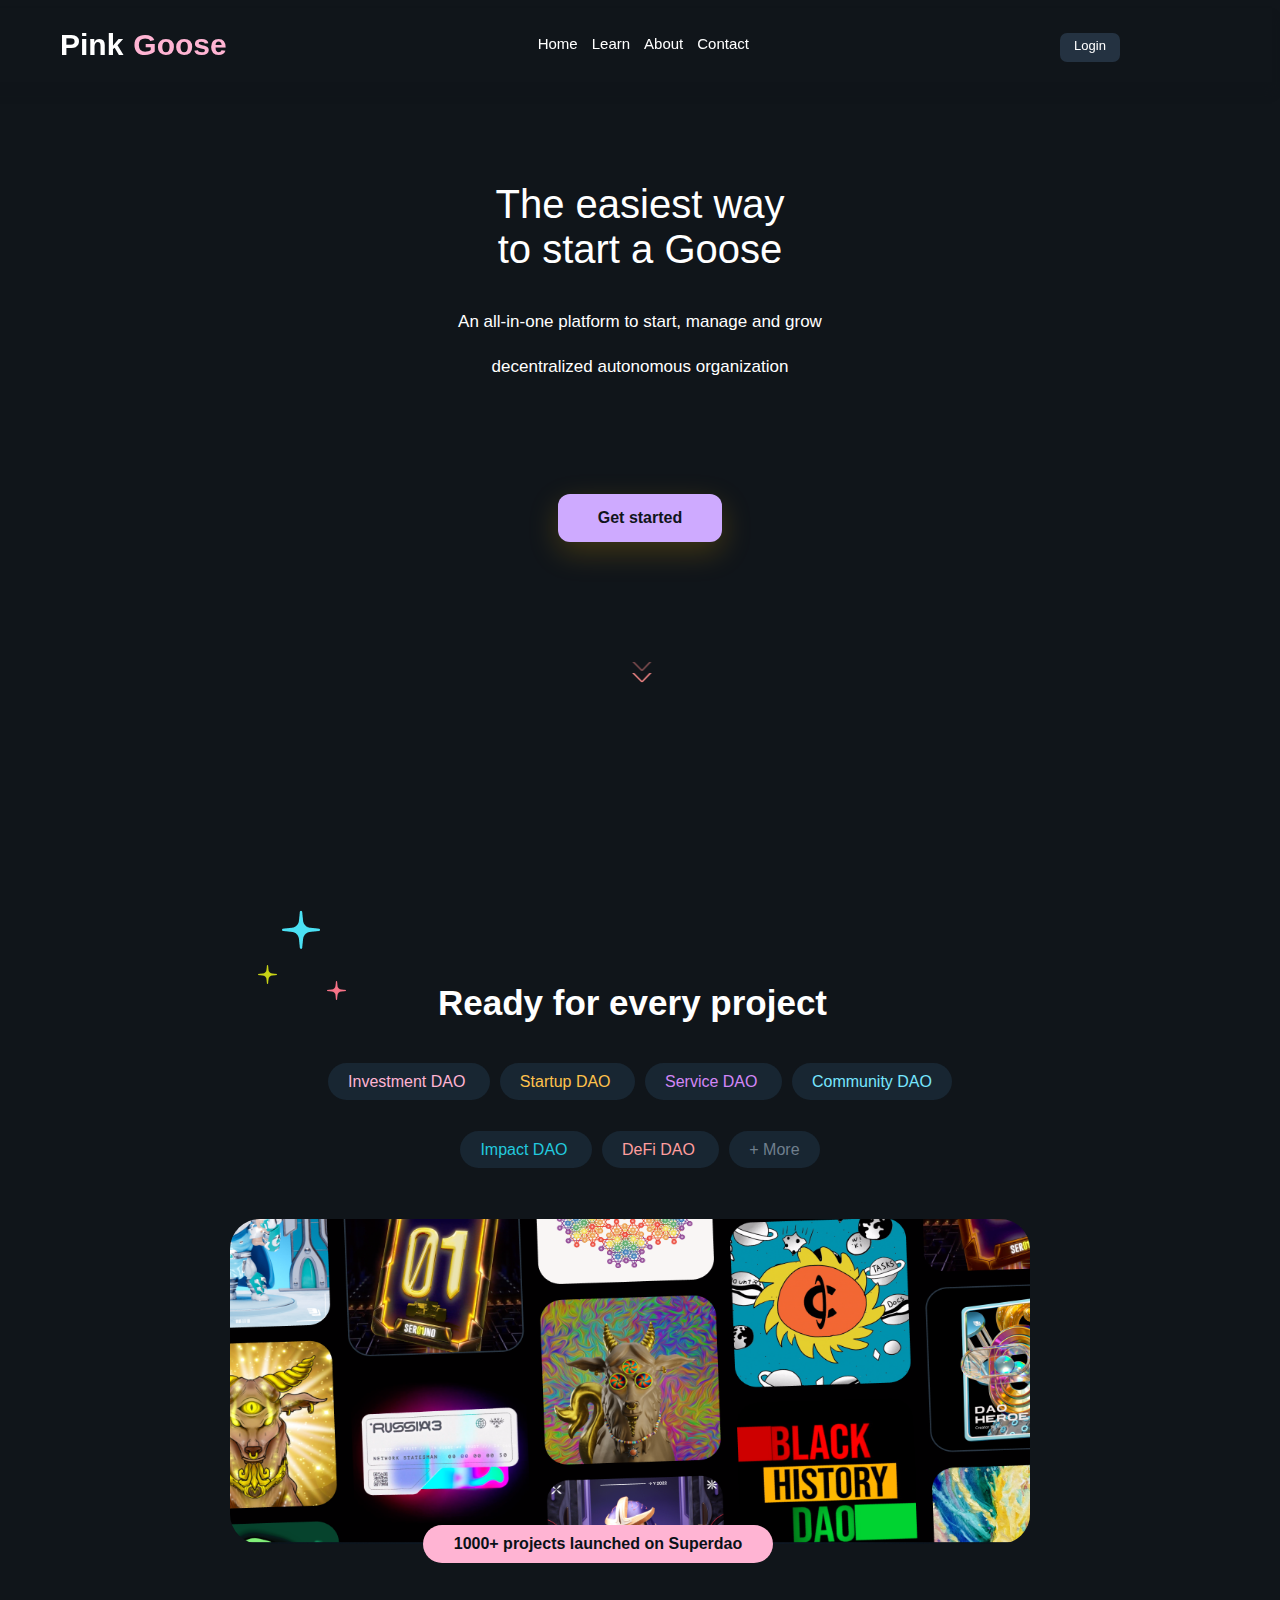
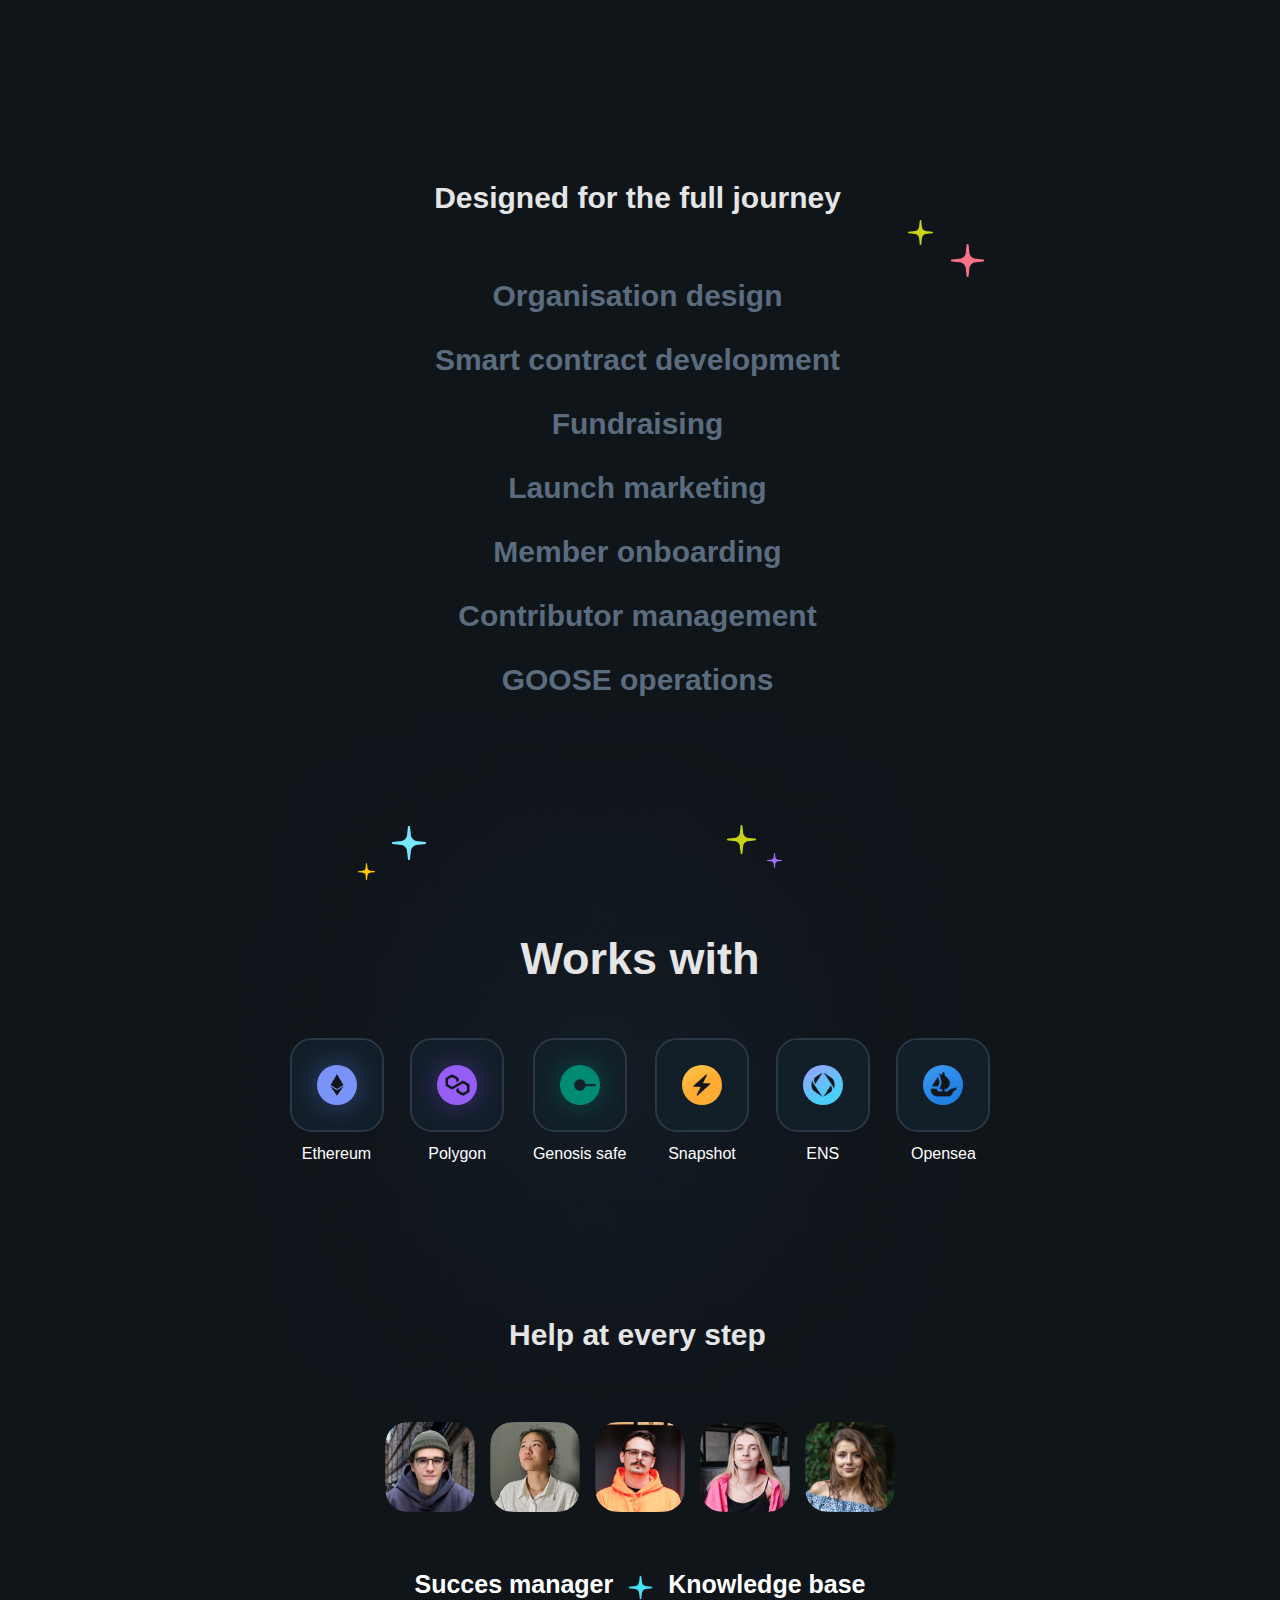
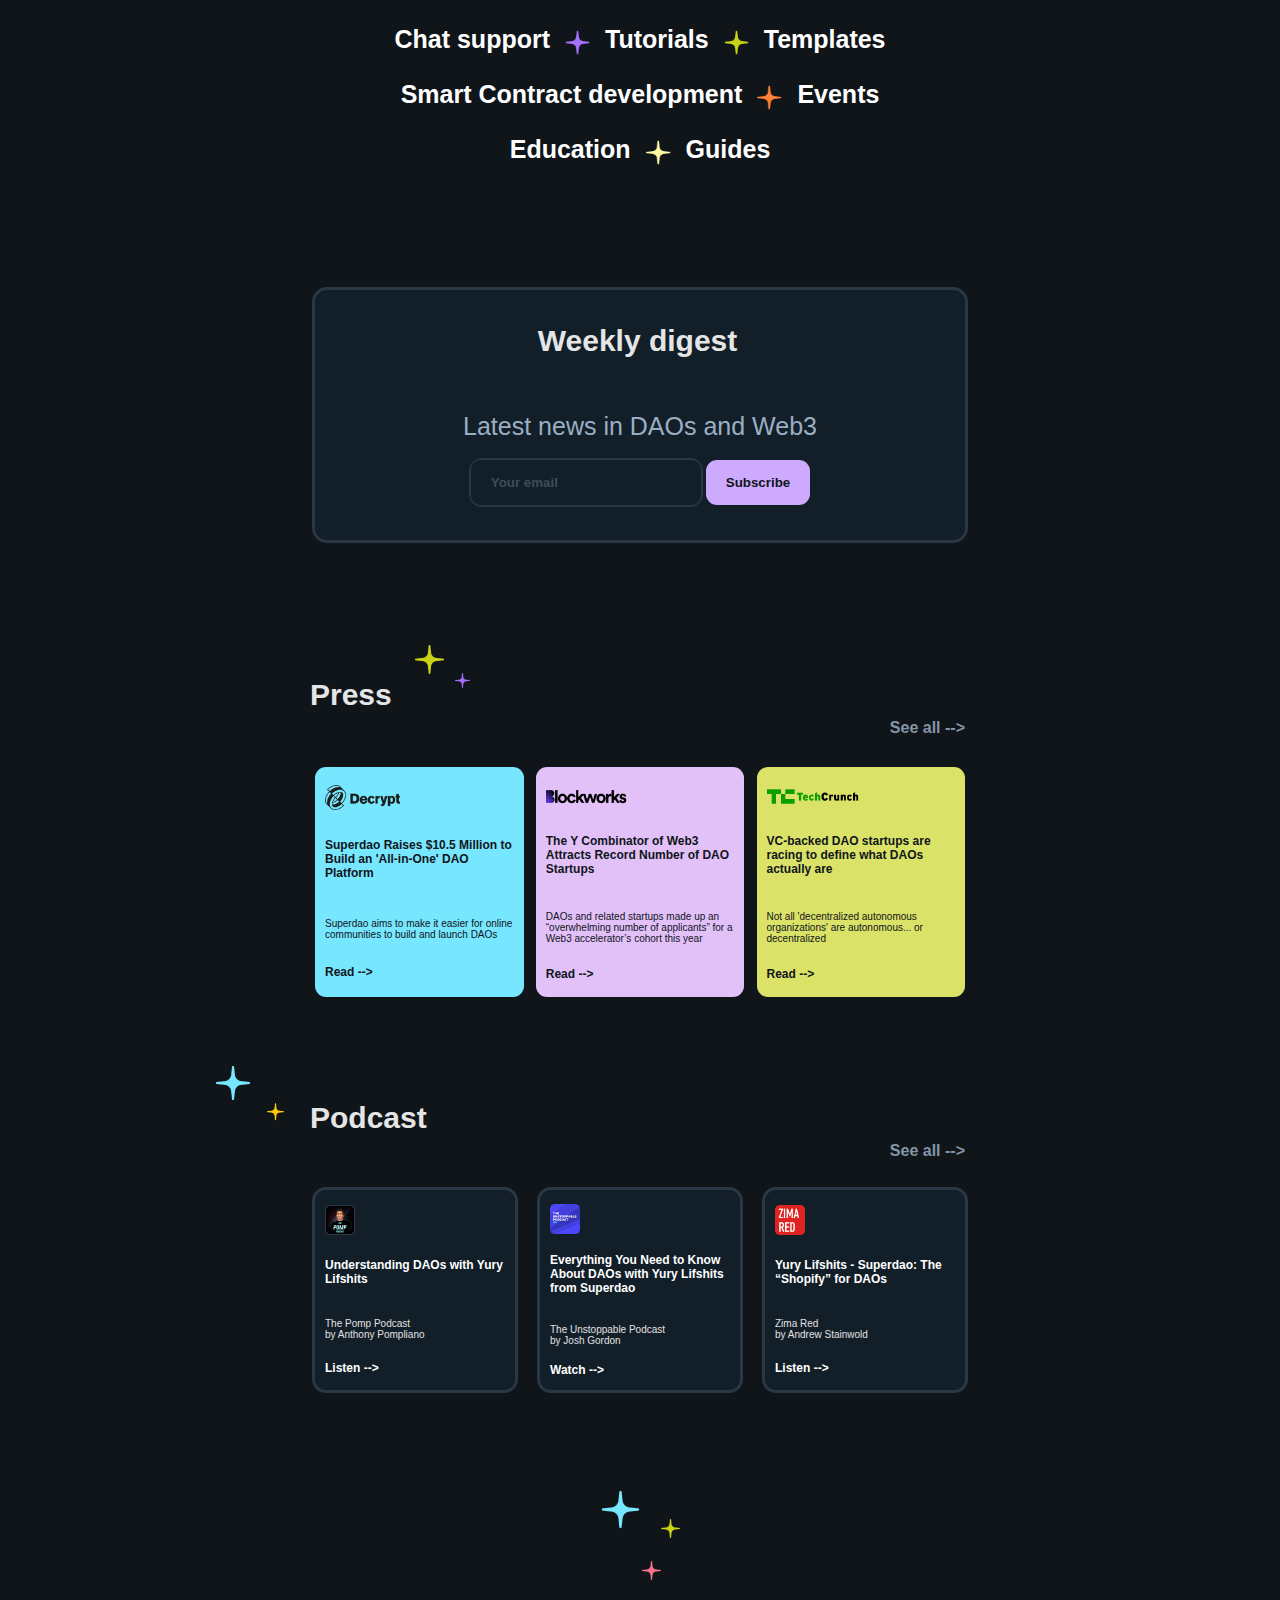
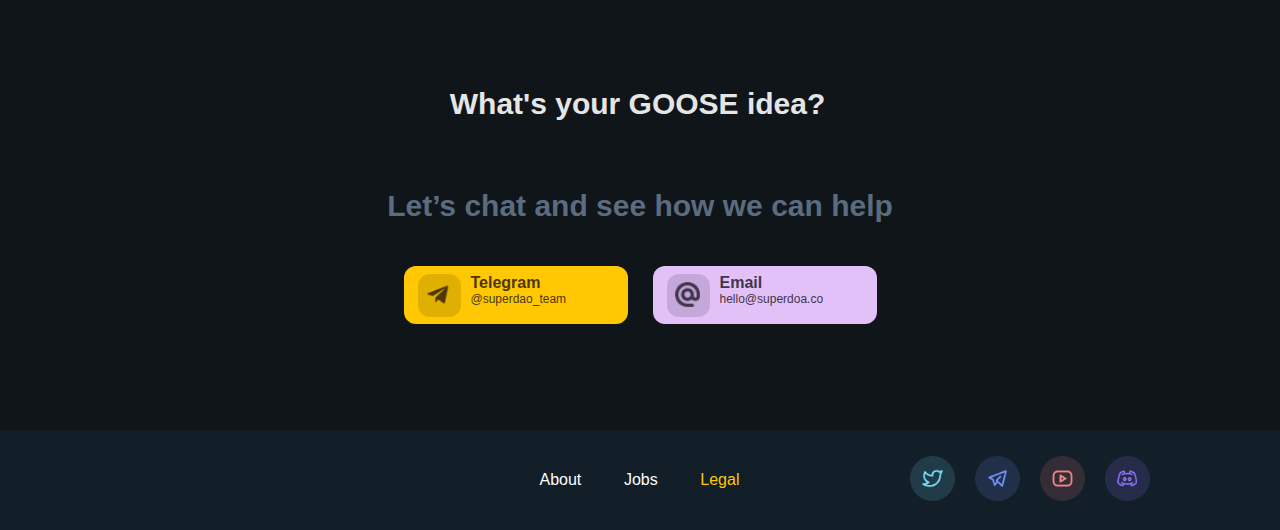
<file: PinkGoose/index.html>
<!DOCTYPE html>
<html lang="en">

<head>
    <meta charset="UTF-8">
    <meta name="viewport" content="width=device-width, initial-scale=1.0">
    <title>PinkGoose</title>
    <link rel="stylesheet" href="css/main.css">
</head>


<!--Mijn Code kan een beetje rommelig zijn, en ik ben niet echt vanplan om detailed Comments te geven
 want ik ben vanplan om de enige te zijn die van de code weet
 waardoor bedrijven meer moeite heeft om mij te vervangen-->

<body>

<!--hier is het de header-->
        <header class="header">
        
            <div class="title">
                <h1 class="pink">Pink</h1>
                <h1 class="goose">Goose</h1>
            </div>

            <nav class="links">
                <a  class="link" href="index.html" target="_self">Home</a>
                <a class="link" href="learn.html" target="_self">Learn</a>
                <a class="link" href="about.html" target="_self">About</a>
                <a class="link" href="contact.html" target="_self">Contact</a>
            </nav>

            <a href="https://rickroll.it/rickroll.mp4" target="_blank" class="login">Login</a>
        </header>
<!--hier is het de header-->


<div class="column-container"> <!--De column container is voor alle containers, hierdoor kan ik alles een goeie aftsand tussen elkaar geven-->

<div class="placeholder-container"> <!--De placeholder-container is niet een echte placeholder container ik kon gewoon een goeie naam vinden, ik gebruik het omdat ik de containers in een container kan zetten waardoor de Column container alles kan goed staplen op elkaar-->
        <div class="container-text">
            <p class="text">The easiest way<br>to start a Goose</p>
            <p class="text2">An all-in-one platform to start, manage and grow</p>
            <p class="text2">decentralized autonomous organization</p>
        </div>

<div class="align-center">
        <a href="about.html" class="get-started">Get started</a>
</div>
</div>



        <a href="#jump-here" class="pijlen">
            <div class="pijl">></div>
            <div>></div>
        </a>

<div   id="jump-here" ></div>

<div class="placeholder-container">
<div class="placeholder-container">
<div class="verstopt"> door Richard</div> <!--hier heb ik mijn naam geschreven-->


<div class="placeholder-container">
<img class="star1" src="Fotos/Star1.png" alt="Star1">
<h2 class="ready-project">Ready for every project</h2>
</div>
</div>

<div class="container-tags">
    <div class="tags1">
        Investment DAO
    </div>
       
    <div class="tags2">
        Startup DAO
    </div>

    <div class="tags3">
        Service DAO
    </div>
    
    <div class="tags4">
        Community DAO
    </div> 
    
</div>
    
<div class="container-tags">
    <div class="tags5">
        Impact DAO
    </div>

    <div class="tags6">
        DeFi DAO
    </div>

    <div class="tags7">
        + More
    </div>

</div>

<div class="photo-column">
    <div class="image-container">
        <img class="image"  src="Fotos/PinkGoose.png" alt="NFT"></div>

    <div class="image-tag">
    1000+ projects launched on Superdao
    </div>

</div>
</div>


<div class="placeholder-container">
<img class="star2" src="Fotos/Star2.png" alt="Star2">

    <div class="long-text">Designed for the full journey   
    <br><br>

        <p class="gray-text">Organisation design</p>
        
        <p class="gray-text">Smart contract development</p>
        
        <p class="gray-text">Fundraising </p>
        
        <p class="gray-text">Launch marketing </p>
        
        <p class="gray-text">Member onboarding</p>
        
        <p class="gray-text">Contributor management</p>
        
        <p class="gray-text">GOOSE operations</p>

        </div> 



</div>



<br>
<div class="works-container">

<div class="star-container">
    <img class="star3" src="Fotos/Star3.png" alt="Star3">
    <img class="star4" src="Fotos/Star4.png" alt="star4">
</div>

    <div class="works">
        <h2>Works with</h2>
    </div>
<br>
<img class="glow" src="Fotos/blur.png" alt="blue glow"> <!--hier heb ik een foto gerbuikt want ik wou een licht blauw gloei effect, ik kon de gloei effect niet krijgen met box-shadows want er komt dan een harde rand die geen goeie gradient is, vandaar de foto-->
    <div class="works-with-container">



        <div class="works-column">
                <div class="works-box">
                    <div class="works-circle ethereum-circle">
                        <img class="ethereum" src="Fotos/Ethereum (ETH).png" alt="ethereum">
                    </div>
                </div>
                <div class="works-name">
                    Ethereum
                </div>
        </div>

        <div class="works-column">
            <div class="works-box">
                <div class="works-circle polygon-circle">
                    <img class="polygon" src="Fotos/Polygon (MATIC).png" alt="polygon">
                </div>
            </div>
            <div class="works-name">
                Polygon
            </div>
    </div>

    <div class="works-column">
        <div class="works-box">
            <div class="works-circle gnosis-circle">
                <img class="gnosis" src="Fotos/Genosis.png" alt="genosis safe">
            </div>
        </div>
        <div class="works-name">
            Genosis safe
        </div>
    </div>
    <div class="works-column">
        <div class="works-box">
            <div class="works-circle snapshot-circle">
                <img class="snapshot" src="Fotos/Snapshot.png" alt="snapshot">
            </div>
        </div>
        <div class="works-name">
            Snapshot
        </div>
    </div>

    <div class="works-column">
        <div class="works-box">
            <div class="works-circle ens-circle">
                <img class="ens" src="Fotos/Ens.png" alt="ens">
            </div>
        </div>
        <div class="works-name">
            ENS
        </div>
    </div>

    <div class="works-column">
        <div class="works-box">
            <div class="works-circle  opensea-circle">
                <img class="opensea" src="Fotos/Opensea.png" alt="opensea">
            </div>
        </div>
        <div class="works-name">
            Opensea
        </div>
    </div>

    </div>
</div>

<div class="placeholder-container">
    <div class="help-container">
    <h2 class="long-text">Help at every step</h2>
    <div class="profile">

            <img class="profile-photo" src="Fotos/John.png" alt="John">
        


            <img class="profile-photo" src="Fotos/Jane.png" alt="Jane">



            <img class="profile-photo" src="Fotos/Hans.png" alt="Hans">


            <img class="profile-photo" src="Fotos/Jane2.png" alt="Jane2">


            <img class="profile-photo" src="Fotos/Jane3.png" alt="Jane3">
        
    </div>
    </div>

    <div class="info">

        <p class="row">
            Succes manager <img class="star" src="Fotos/StarBlue.png" alt="starblue"> Knowledge base
        </p>

    

        <p class="row">
            Chat support <img class="star" src="Fotos/StarPurple.png" alt="starpurple"> Tutorials <img class="star" src="Fotos/StarGreen.png" alt="stargreen"> Templates
        </p>

    

        <p class="row">
            Smart Contract development <img class="star" src="Fotos/StarOranje.png" alt="staroranje"> Events
        </p>

    

        <p class="row">
            Education <img class="star" src="Fotos/StarYellow.png" alt="staryellow"> Guides
        </p>


    </div>
</div>

<div class="align-center">
<div class="email-container">

    <div class="long-text">Weekly digest</div>
    <br>
    <div class="row-gray">Latest news in DAOs and Web3</div>



        <form class="your-mail">
        
            <input type="email" class="email"   placeholder="Your email">

            <button type="submit" class="submit">Subscribe</button>

        </form>

</div>
</div>

<div class="align-center">
<div class="press-container">

<img class="star4 second-star2" src="Fotos/Star4.png" alt="star4">

    <div class="press-text">
        <h2 class="long-text">Press</h2>
        <a href="#" class="see-all">See all  --></a>
    </div>

        <div class="container-companies">

            <div class="decrypt-container">

                    <img class="decrypt-logo" src="Fotos/Decrypt.png" alt="Decrypt">

                	<p class="black-bold-text">Superdao Raises $10.5 Million to Build an 'All-in-One' DAO Platform</p>
                    <p class="black-light-text">Superdao aims to make it easier for online communities to build and launch DAOs</p>

                    <a href="https://decrypt.co/91311/superdao-raises-10-5-million-all-in-one-dao-builder" target="_blank" class="black-bold-text">Read  --></a>
            </div>


            <div class="block-works-container">

                    <img class="block-works-logo" src="Fotos/BlockWorks.png" alt="BlockWOrks">

                    <p class="black-bold-text">The Y Combinator of Web3 Attracts Record Number of DAO Startups</p>
                    <p class="black-light-text">DAOs and related startups made up an “overwhelming number of applicants” for a Web3 accelerator’s cohort this year</p>

                    <a href="https://blockworks.co/news/the-y-combinator-of-web3-attracts-record-number-of-dao-startups" target="_blank" class="black-bold-text">Read  --></a>

            </div>


            <div class="tech-crunch-container">

                <img class="tech-crunch-logo" src="Fotos/TechCrunch.png" alt="TechCrunch">

                <p class="black-bold-text">VC-backed DAO startups are racing to define what DAOs actually are</p>
                <p class="black-light-text">Not all 'decentralized autonomous organizations' are autonomous... or decentralized</p>

                <a href="https://techcrunch.com/2022/02/01/vc-backed-dao-startups-are-racing-to-define-what-daos-actually-are/" target="_blank" class="black-bold-text">Read  --></a>

            </div>

        </div>

</div>
</div>

<div class="align-center">
<div class="podcast-container">

<img class="star3 mirrored-star3" src="Fotos/Star3.png" alt="star3">

    <div class="podcast-text">
        <h2 class="long-text">Podcast</h2>
        <a href="#" class="see-all">See all  --></a>

    </div>

<div class="contain-podcast">

    <div class="container-podcast">

            <div class="placeholder-podcast-container">

                <img class="photo-podcast" src="Fotos/ThePompPodcast.png" alt="ThePompPodcast">

                <p class="white-bold-text">Understanding DAOs with Yury Lifshits</p>
                <p class="white-light-text">The Pomp Podcast <br>by Anthony Pompliano</p>

                <a href="https://www.youtube.com/watch?v=Yy9WeC5vUYk" target="_blank" class="white-bold-text">Listen  --></a>

            </div>

    </div>

    <div class="container-podcast">

        <div class="placeholder-podcast-container">

            <img class="photo-podcast" src="Fotos/BluePodcast.png" alt="BluePodcast">

            <p class="white-bold-text">Everything You Need to Know About DAOs with Yury Lifshits from Superdao</p>
            <p class="white-light-text">The Unstoppable Podcast <br>by Josh Gordon</p>

            <a href="https://www.youtube.com/watch?v=nbOOaig7G_M" target="_blank" class="white-bold-text">Watch  --></a>

        </div>

    </div>

    <div class="containerPodcast">

        <div class="placeholder-podcast-container">

            <img class="photo-podcast" src="Fotos/RedPodcast.png" alt="RedPodcast">

            <p class="white-bold-text">Yury Lifshits - Superdao: The “Shopify” for DAOs</p>
            <p class="white-light-text">Zima Red <br>by Andrew Stainwold</p>

            <a href="https://open.spotify.com/episode/1NqxSQ7jYy365uYmxgE8XH?autoplay=true" target="_blank" class="white-bold-text">Listen  --></a>

        </div>

    </div>

</div>

</div>
</div>


<img class="star5" src="Fotos/Star5.png" alt="star5">

<div class="goose-idea">


        <h2 class="long-text">What's your GOOSE idea?</h2>
        <p class="large-gray">Let’s chat and see how we can help</p>

        <div class="goose-idea-container">

                <div class="telegram">
                    <div class="telegram-container">
                        <img class="telegram-logo" src="Fotos/Icon_telegram.png" alt="Telegram">
                    <div class="telegram-text-container">   
                        <div class="telegram-text">Telegram</div>
                        <div class="telegram-text light">@superdao_team</div>
                    </div>
                    </div>
                </div>

                
                <div class="super-email">
                    <div class="super-email-container">
                        <img class="super-email-logo" src="Fotos/Union.png" alt="Email">
                    <div class="super-email-text-container">   
                        <div class="super-email-text">Email</div>
                        <div class="super-email-text light">hello@superdoa.co</div>
                    </div>
                    </div>
                </div>

        </div>

</div>


<!--de footer-->
<footer class="footer-container">

    <div class="blankspace"></div>

    <div class="socials-container">
        <a href="about.html"  class="works-name">About</a>
        <a href="#"  class="works-name">Jobs</a>
        <a href="http://bettercallsaul.amc.com" target="_blank" class="works-name  yellow-text">Legal</a>
    </div>



    <div class="socials-container wider">
            <a href="https://x.com/elonmusk/status/1608143077910233098" target="_blank"><img class="social-image" src="Fotos/twitter.png" alt="twitter"></a>
            <a href="https://www.foldnfly.com/#/1-1-1-1-1-1-1-1-2" target="_blank"><img class="social-image" src="Fotos/Paperplane.png" alt="paperplane"></a>
            <a href="https://rickroll.it/rickroll.mp4" target="_blank"><img class="social-image" src="Fotos/Youtube.png" alt="youtube"></a>
            <a href="https://discord.com/invite/skibidi-toilet-community-1125820700503052398" target="_blank"><img class="social-image" src="Fotos/Discord.png" alt="discord"></a>
    </div>
</footer>
<!--de footer-->

</div>







</body>

</html>
</file>
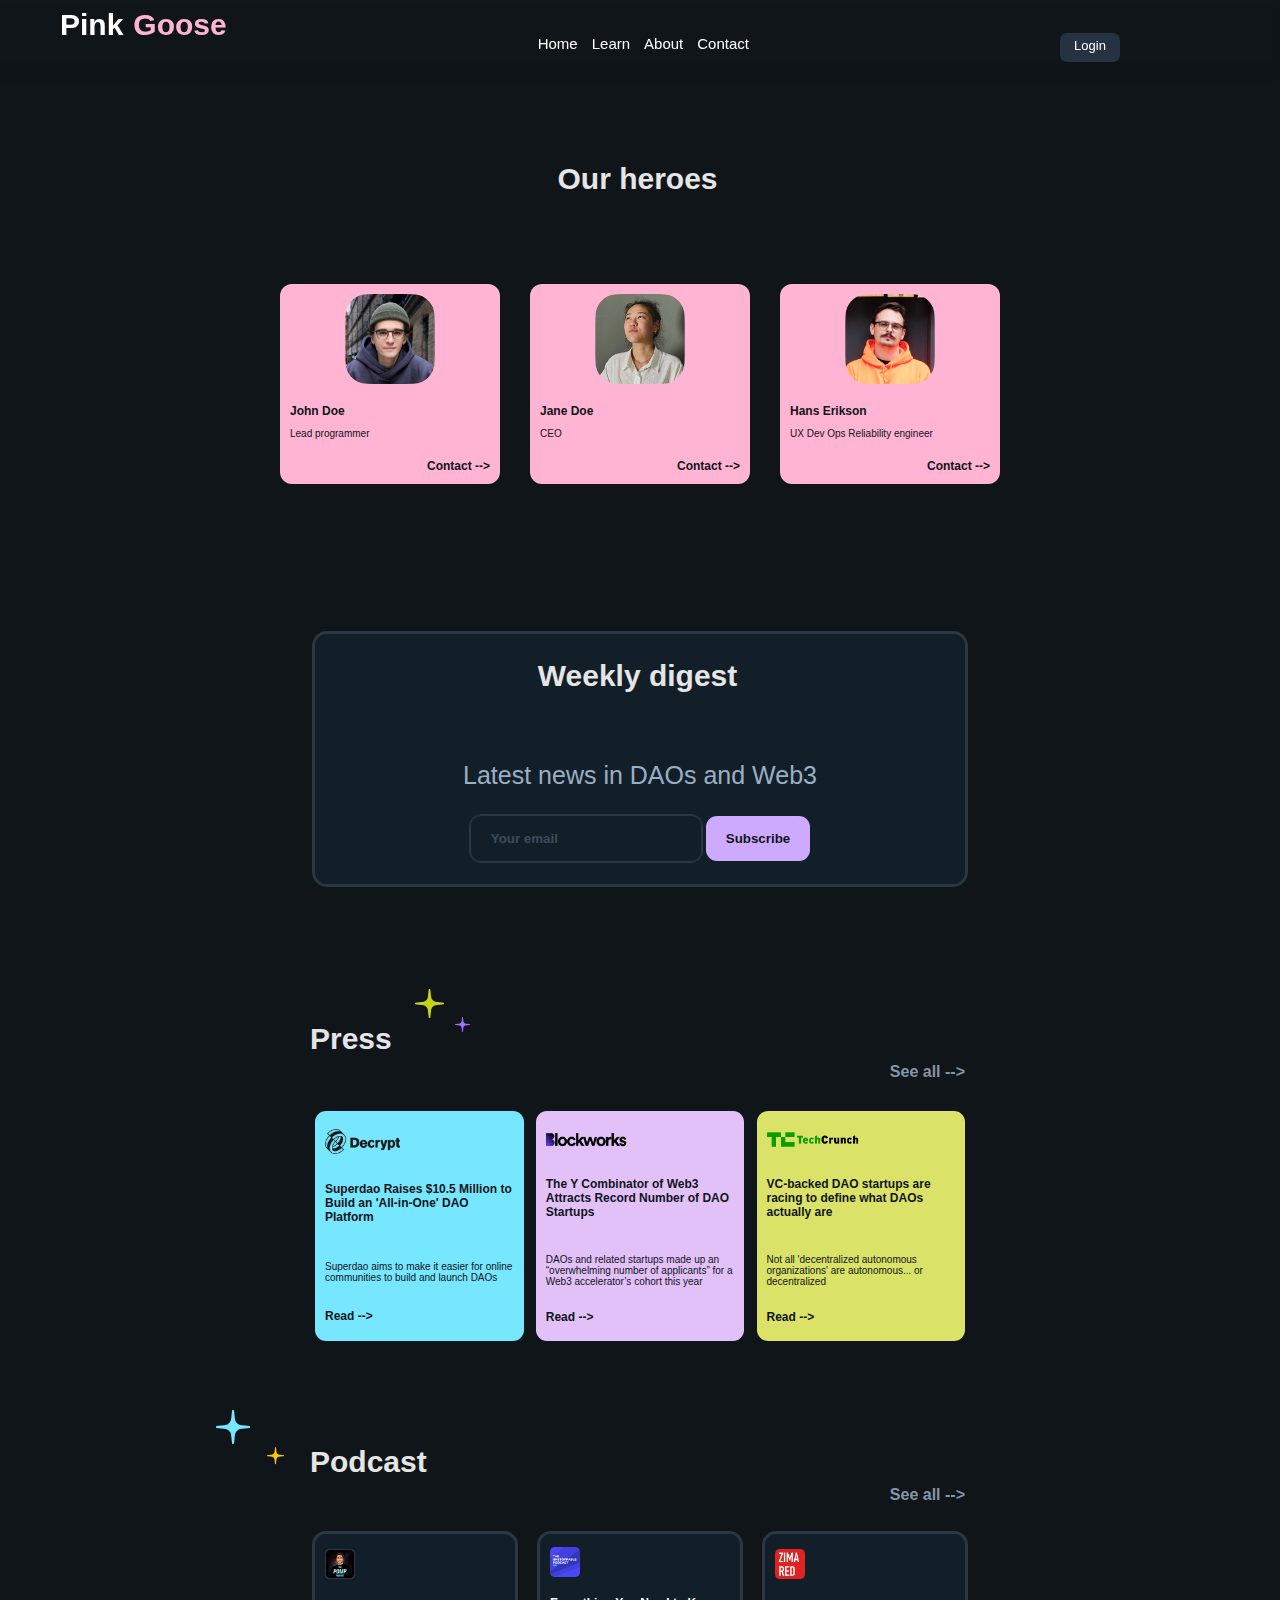
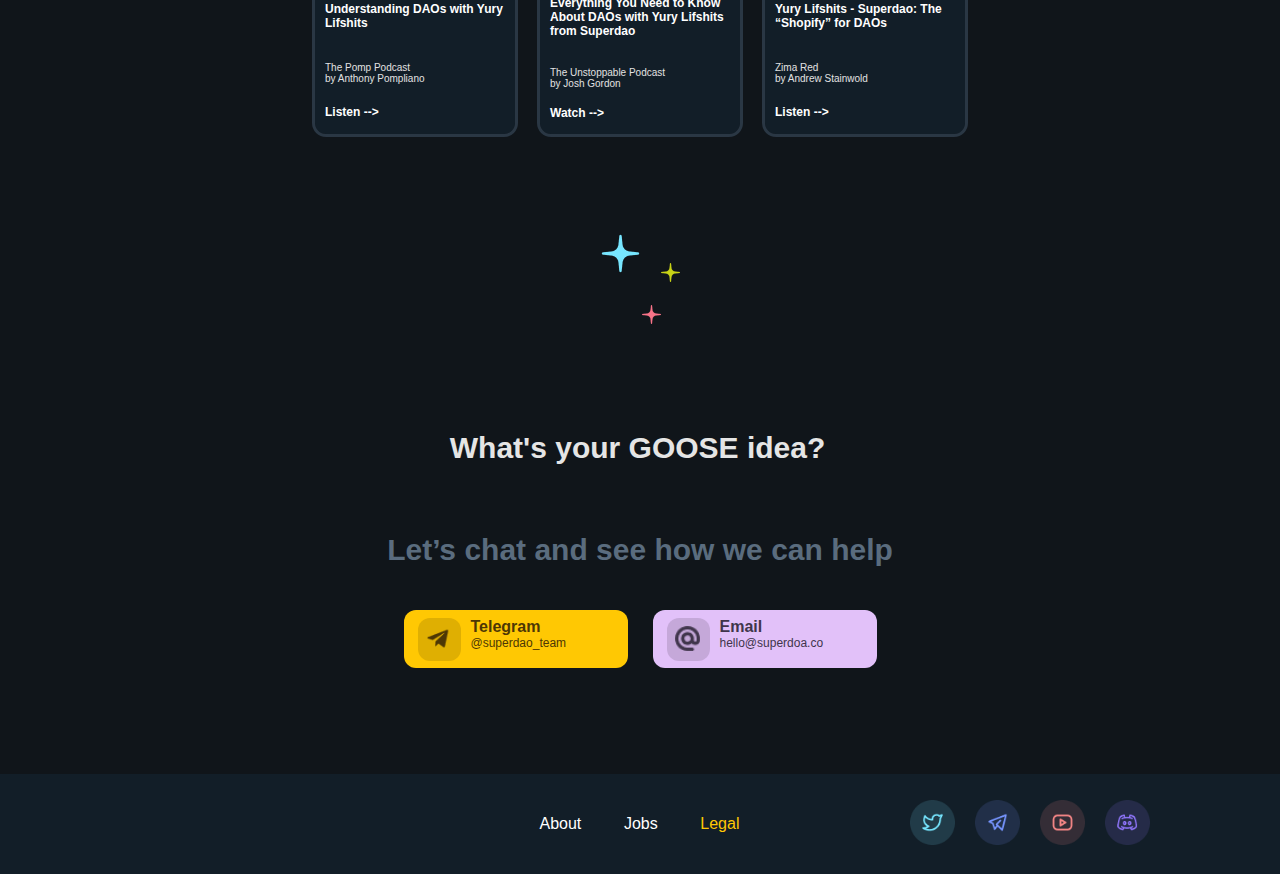
<file: PinkGoose/about.html>
<!DOCTYPE html>
<html lang="en">

<head>
    <meta charset="UTF-8">
    <meta name="viewport" content="width=device-width, initial-scale=1.0">
    <title>PinkGoose</title>
    <link rel="stylesheet" href="css/main.css">
</head>

<body>


        <header class="header">

            <div class="title">
                <div class="pink">Pink</div>
                <div class="goose">Goose</div>
            </div>

            <nav class="links">
                <a  class="link" href="index.html" target="_self">Home</a>
                <a class="link" href="learn.html" target="_self">Learn</a>
                <a class="link" href="about.html" target="_self">About</a>
                <a class="link" href="contact.html" target="_self">Contact</a>
            </nav>

            <a href="https://rickroll.it/rickroll.mp4" target="_blank" class="login">Login</a>

        </header>



<div class="column-container">
    
<div class="our-herous">
                <h1 class="long-text">Our heroes</h1>
            <br>

                <div class="our-hero-container">
                            <div class="hero">
                                    <div class="hero-align">
                                        <img class="profile-photo" src="Fotos/John.png" alt="John Doe">
                                    </div>

                                        <div class="placeholder-container">
                                            <h2 class="black-bold-text">John Doe</h2>
                                            <p class="black-light-text">Lead programmer</p>
                                        </div>
                                            <a href="#" class="contact-arrow">Contact --></a>
                            </div>

                            <div class="hero">
                                <div class="hero-align">
                                    <img class="profile-photo" src="Fotos/Jane.png" alt="Jane Doe">
                                </div>

                                    <div class="placeholder-container">
                                        <h2 class="black-bold-text">Jane Doe</h2>
                                        <p class="black-light-text">CEO</p>
                                    </div>
                                        <a href="#" class="contact-arrow">Contact --></a>
                        </div>

                        <div class="hero">
                            <div class="hero-align">
                                <img class="profile-photo" src="Fotos/Hans.png" alt="Hans Erikson">
                            </div>

                                <div class="placeholder-container">
                                    <h2 class="black-bold-text">Hans Erikson</h2>
                                    <p class="black-light-text">UX Dev Ops Reliability engineer</p>
                                </div>
                                    <a href="#" class="contact-arrow">Contact --></a>
                    </div>

                </div>
</div>

<div class="align-center">
<div class="email-container">

    <h2 class="long-text">Weekly digest</h2>
    <br>
    <p class="row-gray">Latest news in DAOs and Web3</p>



        <form class="your-mail">
        
            <input type="email" class="email"   placeholder="Your email">

            <button type="submit" class="submit">Subscribe</button>

        </form>

</div>
</div>

<div class="align-center">
<div class="press-container">

<img class="star4 second-star2" src="Fotos/Star4.png" alt="star4">

    <div class="press-text">
        <h2 class="long-text">Press</h2>
        <a href="#" class="see-all">See all  --></a>
    </div>

        <div class="container-companies">

            <div class="decrypt-container">

                    <img class="decrypt-logo" src="Fotos/Decrypt.png" alt="Decrypt">

                	<p class="black-bold-text">Superdao Raises $10.5 Million to Build an 'All-in-One' DAO Platform</p>
                    <p class="black-light-text">Superdao aims to make it easier for online communities to build and launch DAOs</p>

                    <a href="https://decrypt.co/91311/superdao-raises-10-5-million-all-in-one-dao-builder" target="_blank" class="black-bold-text">Read  --></a>
            </div>


            <div class="block-works-container">

                    <img class="block-works-logo" src="Fotos/BlockWorks.png" alt="BlockWOrks">

                    <p class="black-bold-text">The Y Combinator of Web3 Attracts Record Number of DAO Startups</p>
                    <p class="black-light-text">DAOs and related startups made up an “overwhelming number of applicants” for a Web3 accelerator’s cohort this year</p>

                    <a href="https://blockworks.co/news/the-y-combinator-of-web3-attracts-record-number-of-dao-startups" target="_blank" class="black-bold-text">Read  --></a>

            </div>


            <div class="tech-crunch-container">

                <img class="tech-crunch-logo" src="Fotos/TechCrunch.png" alt="TechCrunch">

                <p class="black-bold-text">VC-backed DAO startups are racing to define what DAOs actually are</p>
                <p class="black-light-text">Not all 'decentralized autonomous organizations' are autonomous... or decentralized</p>

                <a href="https://techcrunch.com/2022/02/01/vc-backed-dao-startups-are-racing-to-define-what-daos-actually-are/" target="_blank" class="black-bold-text">Read  --></a>

            </div>

        </div>

</div>
</div>

<div class="align-center">
<div class="podcast-container">

<img class="star3 mirrored-star3" src="Fotos/Star3.png" alt="star3">

    <div class="podcast-text">
        <h2 class="long-text">Podcast</h2>
        <a href="#" class="see-all">See all  --></a>

    </div>

<div class="contain-podcast">

    <div class="containerPodcast">

            <div class="placeholder-podcast-container">

                <img class="photo-podcast" src="Fotos/ThePompPodcast.png" alt="ThePompPodcast">

                <p class="white-bold-text">Understanding DAOs with Yury Lifshits</p>
                <p class="white-light-text">The Pomp Podcast <br>by Anthony Pompliano</p>

                <a href="https://www.youtube.com/watch?v=Yy9WeC5vUYk" target="_blank" class="white-bold-text">Listen  --></a>

            </div>

    </div>

    <div class="containerPodcast">

        <div class="placeholder-podcast-container">

            <img class="photo-podcast" src="Fotos/BluePodcast.png" alt="BluePodcast">

            <p class="white-bold-text">Everything You Need to Know About DAOs with Yury Lifshits from Superdao</p>
            <p class="white-light-text">The Unstoppable Podcast <br>by Josh Gordon</p>

            <a href="https://www.youtube.com/watch?v=nbOOaig7G_M" target="_blank" class="white-bold-text">Watch  --></a>

        </div>

    </div>

    <div class="containerPodcast">

        <div class="placeholder-podcast-container">

            <img class="photo-podcast" src="Fotos/RedPodcast.png" alt="RedPodcast">

            <p class="white-bold-text">Yury Lifshits - Superdao: The “Shopify” for DAOs</p>
            <p class="white-light-text">Zima Red <br>by Andrew Stainwold</p>

            <a href="https://open.spotify.com/episode/1NqxSQ7jYy365uYmxgE8XH?autoplay=true" target="_blank" class="white-bold-text">Listen  --></a>

        </div>

    </div>

</div>

</div>
</div>


<img class="star5" src="Fotos/Star5.png" alt="star5">

<div class="goose-idea">


        <h2 class="long-text">What's your GOOSE idea?</h2>
        <p class="large-gray">Let’s chat and see how we can help</p>

        <div class="goose-idea-container">

                <div class="telegram">
                    <div class="telegram-container">
                        <img class="telegram-logo" src="Fotos/Icon_telegram.png" alt="Telegram">
                    <div class="telegram-text-container">   
                        <div class="telegram-text">Telegram</div>
                        <div class="telegram-text light">@superdao_team</div>
                    </div>
                    </div>
                </div>

                
                <div class="super-email">
                    <div class="super-email-container">
                        <img class="super-email-logo" src="Fotos/Union.png" alt="Email">
                    <div class="super-email-text-container">   
                        <div class="super-email-text">Email</div>
                        <div class="super-email-text light">hello@superdoa.co</p>
                    </div>
                    </div>
                </div>

        </div>

</div>




</div>


<footer class="footer-container">

    <div class="blankspace"></div>

    <div class="socials-container">
        <a href="about.html"  class="works-name">About</a>
        <a href="#"  class="works-name">Jobs</a>
        <a href="http://bettercallsaul.amc.com" target="_blank" class="works-name  yellow-text">Legal</a>
    </div>



    <div class="socials-container wider">
            <a href="https://x.com/elonmusk/status/1608143077910233098" target="_blank"><img class="social-image" src="Fotos/twitter.png" alt="twitter"></a>
            <a href="https://www.foldnfly.com/#/1-1-1-1-1-1-1-1-2" target="_blank"><img class="social-image" src="Fotos/Paperplane.png" alt="paperplane"></a>
            <a href="https://rickroll.it/rickroll.mp4" target="_blank"><img class="social-image" src="Fotos/Youtube.png" alt="youtube"></a>
            <a href="https://discord.com/invite/skibidi-toilet-community-1125820700503052398" target="_blank"><img class="social-image" src="Fotos/Discord.png" alt="discord"></a>
    </div>
</footer>


</div>







</body>

</html>
</file>
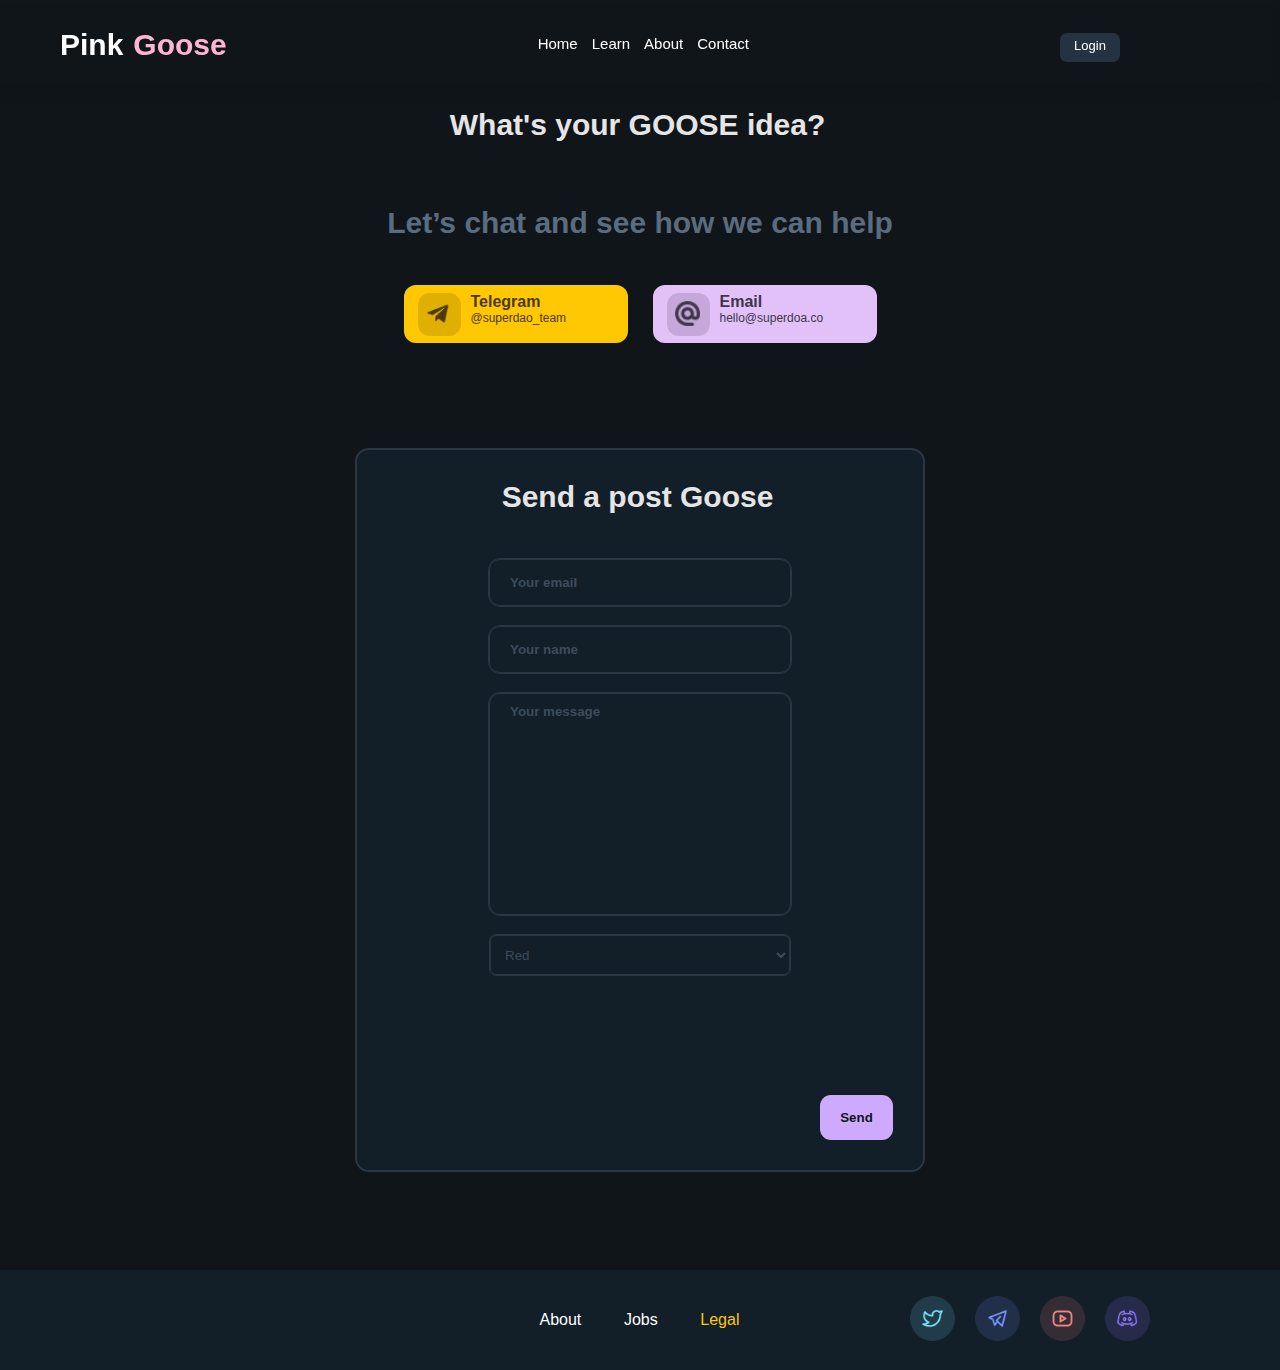
<file: PinkGoose/contact.html>
<!DOCTYPE html>
<html lang="en">

<head>
    <meta charset="UTF-8">
    <meta name="viewport" content="width=device-width, initial-scale=1.0">
    <title>PinkGoose</title>
    <link rel="stylesheet" href="css/main.css">
</head>

<body>


        <header class="header">

            <div class="title">
                <h1 class="pink">Pink</h1>
                <h1 class="goose">Goose</h1>
            </div>

            <nav class="links">
                <a  class="link" href="index.html" target="_self">Home</a>
                <a class="link" href="learn.html" target="_self">Learn</a>
                <a class="link" href="about.html" target="_self">About</a>
                <a class="link" href="contact.html" target="_self">Contact</a>
            </nav>

            <a href="https://rickroll.it/rickroll.mp4" target="_blank" class="login">Login</a>

        </header>


<br>
<div class="column-container">

<div class="goose-idea">


        <h1 class="long-text">What's your GOOSE idea?</h1>
        <p class="large-gray">Let’s chat and see how we can help</p>

        <div class="goose-idea-container">

                <div class="telegram">
                    <div class="telegram-container">
                        <img class="telegram-logo" src="Fotos/Icon_telegram.png" alt="Telegram">
                    <div class="telegram-text-container">   
                        <div class="telegram-text">Telegram</div>
                        <div class="telegram-text light">@superdao_team</div>
                    </div>
                    </div>
                </div>

                
                <div class="super-email">
                    <div class="super-email-container">
                        <img class="super-email-logo" src="Fotos/Union.png" alt="Email">
                    <div class="super-email-text-container">   
                        <div class="super-email-text">Email</div>
                        <div class="super-email-text light">hello@superdoa.co</div>
                    </div>
                    </div>
                </div>

        </div>

</div>

<form class="send-a-goose-post">
    <h2 class="long-text">Send a post Goose</h2>
        
        <input type="email" class="email goose-post"   placeholder="Your email">
        <input type="text" class="email  goose-post"   placeholder="Your name">
        <textarea type="text" class="email  your-message"   placeholder="Your message"></textarea>

        <select class="select" name="color of your goose" id="colors">
            <option value="Red">Red</option>
            <option value="White">White</option>
            <option value="Blue">Blue</option>
            <option value="Black">Black</option>
        </select>

        <button type="submit" class="submit position-end">Send</button>
        
</form>

<footer class="footer-container">

    <div class="blankspace"></div>

    <div class="socials-container">
        <a href="about.html"  class="works-name">About</a>
        <a href="#"  class="works-name">Jobs</a>
        <a href="http://bettercallsaul.amc.com" target="_blank" class="works-name  yellow-text">Legal</a>
    </div>



    <div class="socials-container wider">
            <a href="https://x.com/elonmusk/status/1608143077910233098" target="_blank"><img class="social-image" src="Fotos/twitter.png" alt="twitter"></a>
            <a href="https://www.foldnfly.com/#/1-1-1-1-1-1-1-1-2" target="_blank"><img class="social-image" src="Fotos/Paperplane.png" alt="paperplane"></a>
            <a href="https://rickroll.it/rickroll.mp4" target="_blank"><img class="social-image" src="Fotos/Youtube.png" alt="youtube"></a>
            <a href="https://discord.com/invite/skibidi-toilet-community-1125820700503052398" target="_blank"><img class="social-image" src="Fotos/Discord.png" alt="discord"></a>
    </div>
</footer>

</div>







</body>

</html>
</file>
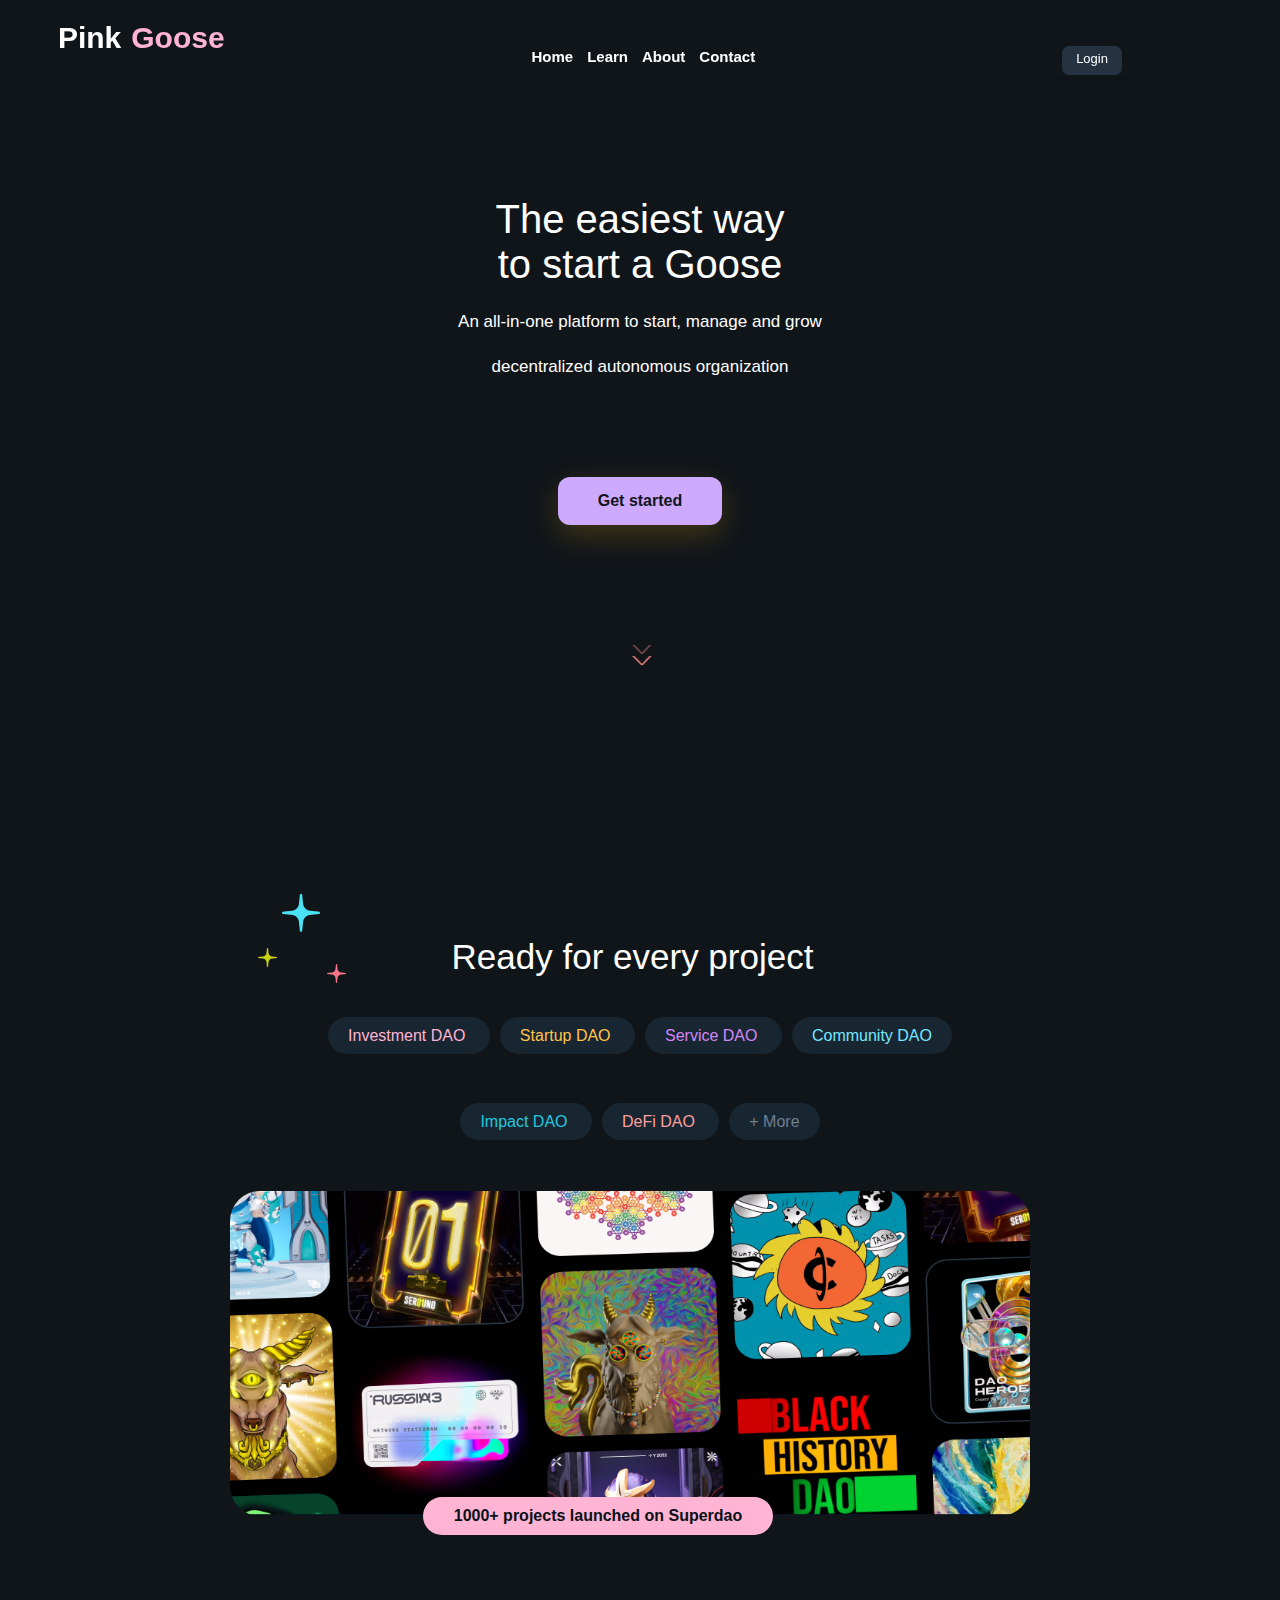
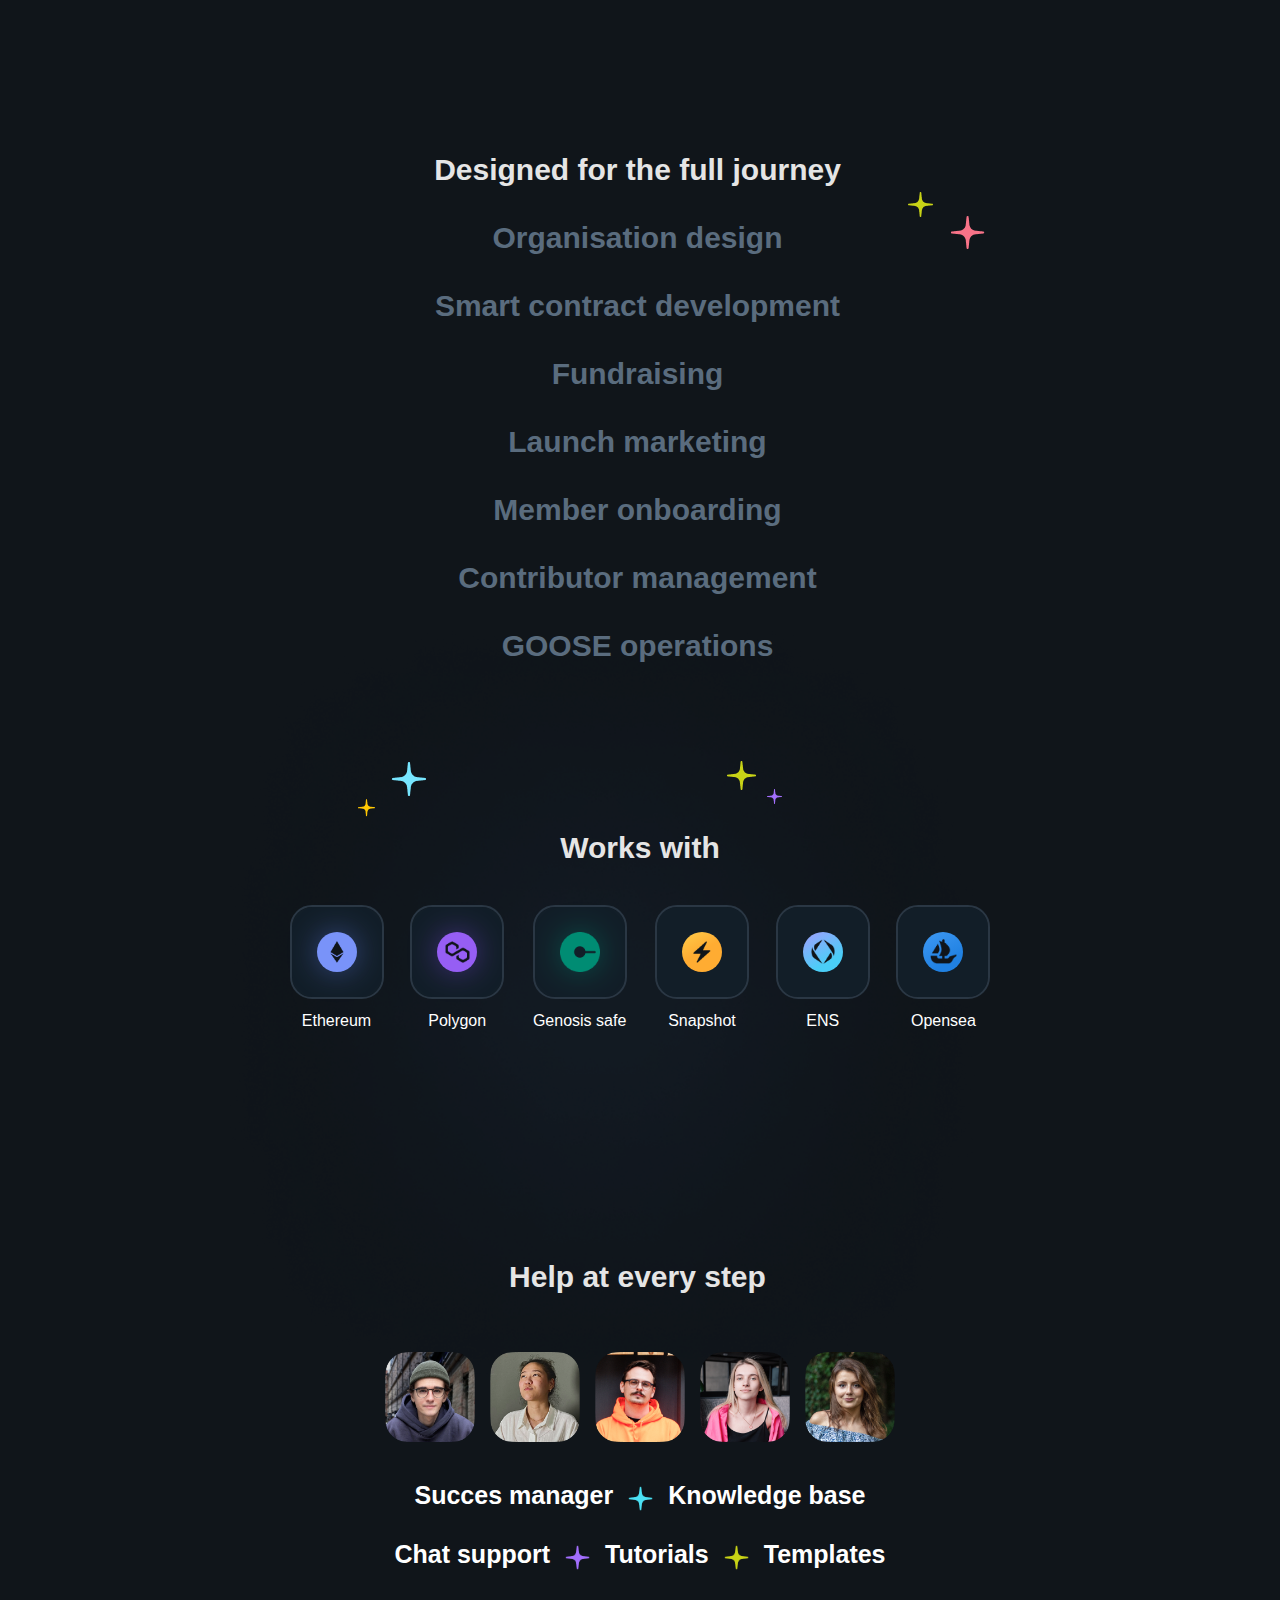
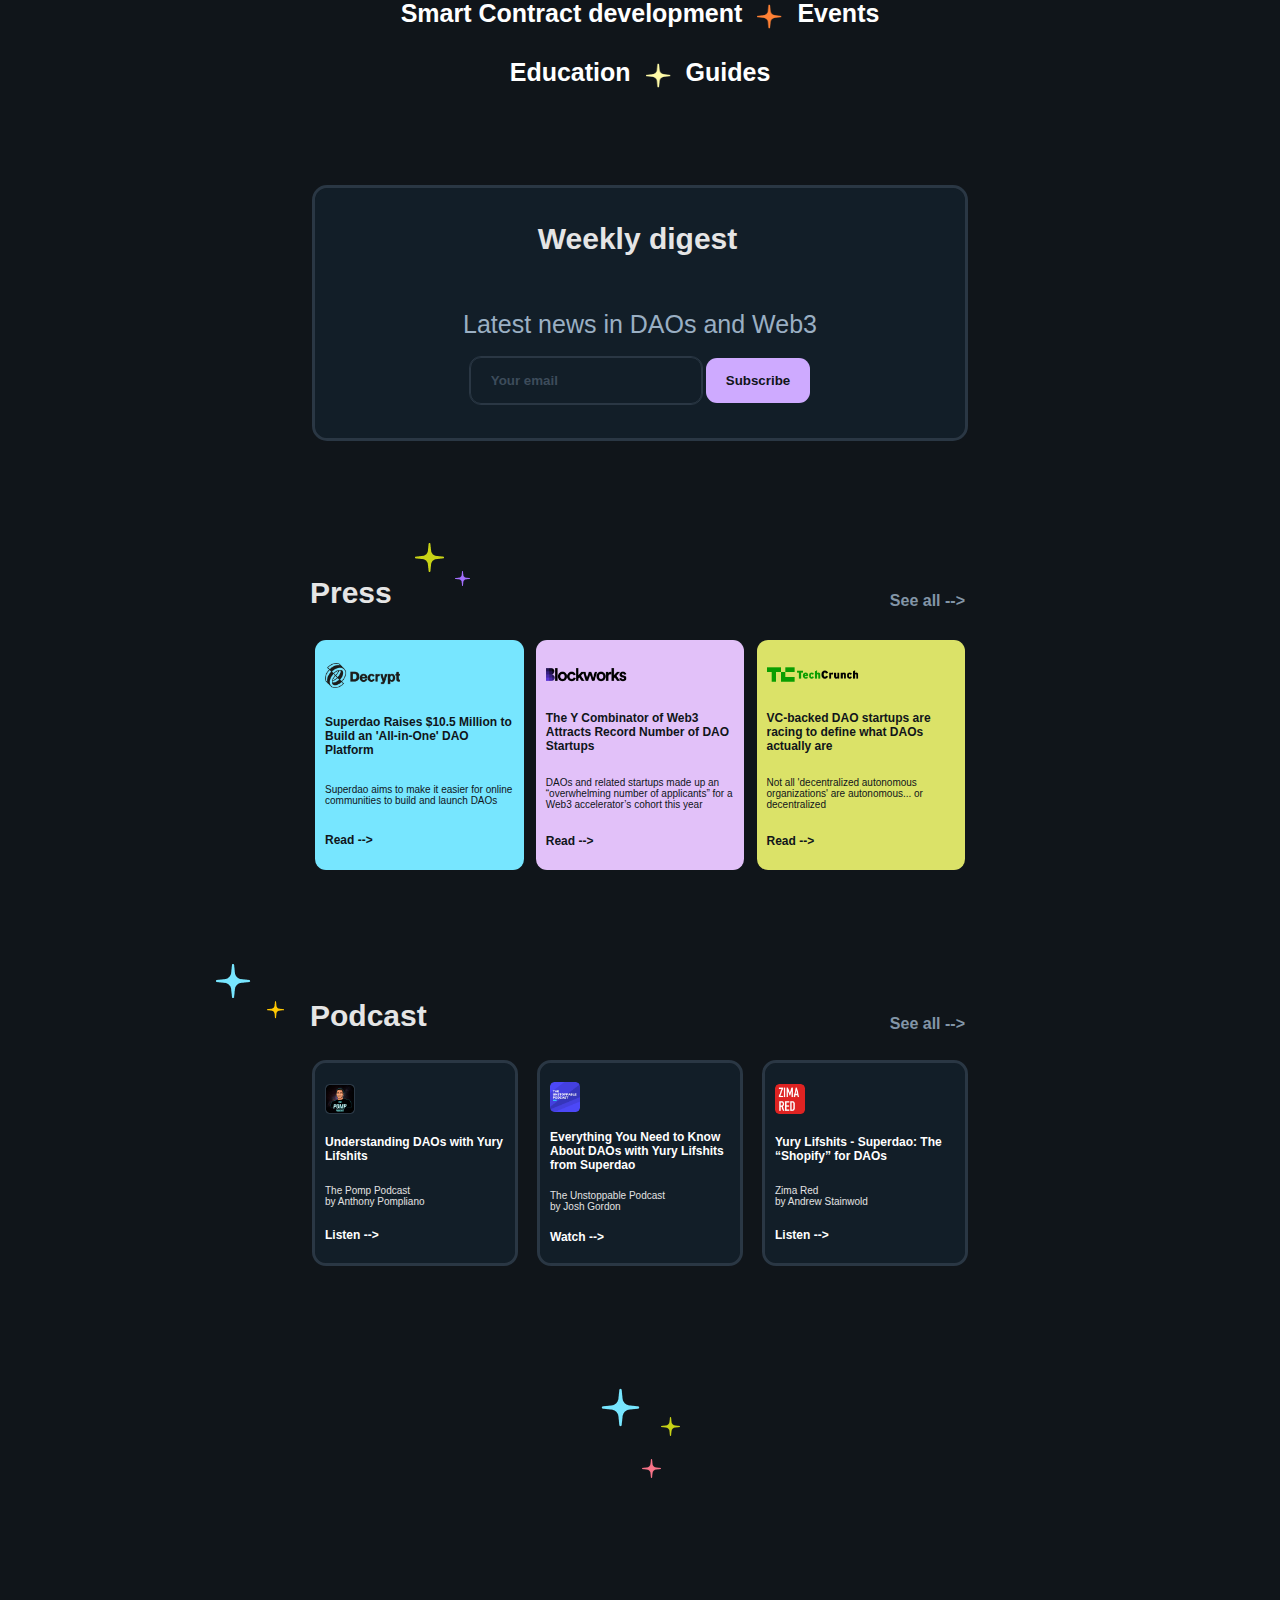
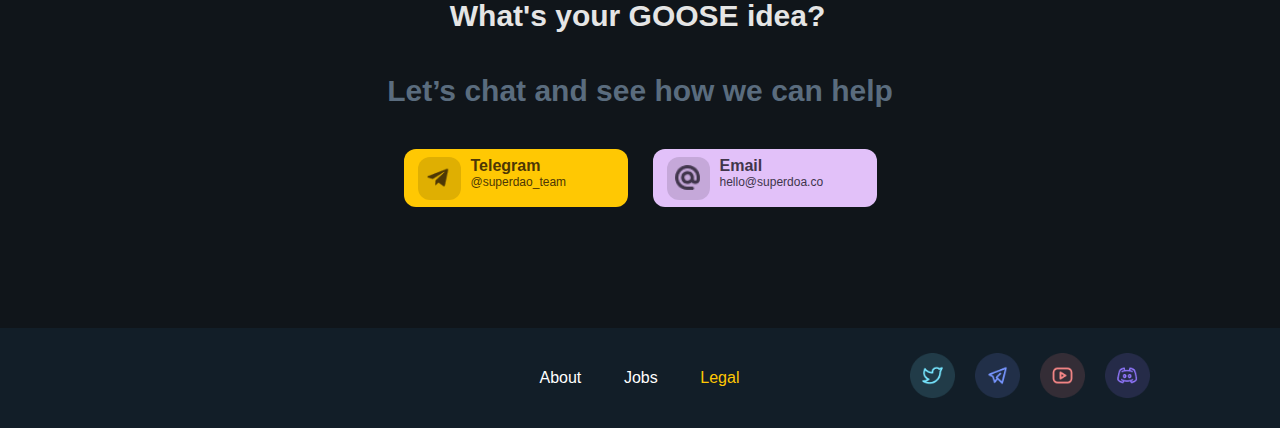
<file: PinkGoose/home.html>
<!DOCTYPE html>
<html lang="en">

<head>
    <meta charset="UTF-8">
    <meta name="viewport" content="width=device-width, initial-scale=1.0">
    <title>PinkGoose</title>
    <link rel="stylesheet" href="css/main.css">
</head>


<!--Mijn Code kan een beetje rommelig zijn, en ik ben niet echt vanplan om detailed Comments te geven
 want ik ben vanplan om de enige te zijn die van de code weet
 waardoor bedrijven meer moeite heeft om mij te vervangen-->

<body>

<!--hier is het de header-->
        <h1 class="header">

            <div class="title">
                <div class="pink">Pink</div>
                <div class="goose">Goose</div>
            </div>

            <nav class="links">
                <a  class="link" href="home.html" target="_self">Home</a>
                <a class="link" href="learn.html" target="_self">Learn</a>
                <a class="link" href="about.html" target="_self">About</a>
                <a class="link" href="contact.html" target="_self">Contact</a>
            </nav>

            <a href="https://rickroll.it/rickroll.mp4" target="_blank" class="login">Login</a>
        </h1>
<!--hier is het de header-->


<div class="column-container"> <!--De column container is voor alle containers, hierdoor kan ik alles een goeie aftsand tussen elkaar geven-->

<div class="placeholder-container"> <!--De placeholder-container is niet een echte placeholder container ik kon gewoon een goeie naam vinden, ik gebruik het omdat ik de containers in een container kan zetten waardoor de Column container alles kan goed staplen op elkaar-->
        <div class="container-text">
            <div class="text">The easiest way<br>to start a Goose</div>
            <div class="text2">An all-in-one platform to start, manage and grow</div>
            <div class="text2">decentralized autonomous organization</div>
        </div>

<div class="align-center">
        <a href="about.html" class="get-started">Get started</a>
</div>
</div>



        <a href="#jump-here" class="pijlen">
            <div class="pijl">></div>
            <div>></div>
        </a>

<div   id="jump-here" ></div>

<div class="placeholder-container">
<div class="placeholder-container">
<div class="verstopt"> door Richard</div> <!--hier heb ik mijn naam geschreven-->


<div class="placeholder-container">
<img class="star1" src="Fotos/Star1.png" alt="Star1">
<div class="ready-project">Ready for every project</div>
</div>
</div>

<div class="container-tags">
    <div class="tags1">
        Investment DAO
    </div>
       
    <div class="tags2">
        Startup DAO
    </div>

    <div class="tags3">
        Service DAO
    </div>
    
    <div class="tags4">
        Community DAO
    </div> 
    
</div>
    <br>
<div class="container-tags">
    <div class="tags5">
        Impact DAO
    </div>

    <div class="tags6">
        DeFi DAO
    </div>

    <div class="tags7">
        + More
    </div>

</div>

<div class="photo-column">
    <div class="image-container">
        <img class="image"  src="Fotos/PinkGoose.png" alt="NFT"></div>

    <div class="image-tag">
    1000+ projects launched on Superdao
    </div>

</div>
</div>


<div class="placeholder-container">
<img class="star2" src="Fotos/Star2.png" alt="Star2">

    <div class="long-text">Designed for the full journey   
    <br><br>

        <div class="gray-text">Organisation design</div>
        <br>
        <div class="gray-text">Smart contract development</div>
        <br>
        <div class="gray-text">Fundraising </div>
        <br>
        <div class="gray-text">Launch marketing </div>
        <br>
        <div class="gray-text">Member onboarding</div>
        <br>
        <div class="gray-text">Contributor management</div>
        <br>
        <div class="gray-text">GOOSE operations</div>

        </div> 



</div>



<br>
<div class="works-container">

<div class="star-container">
    <img class="star3" src="Fotos/Star3.png" alt="Star3">
    <img class="star4" src="Fotos/Star4.png" alt="star4">
</div>

    <div class="works">
        <div>Works with</div>
    </div>
<br>
<img class="glow" src="Fotos/blur.png" alt="blue glow"> <!--hier heb ik een foto gerbuikt want ik wou een licht blauw gloei effect, ik kon de gloei effect niet krijgen met box-shadows want er komt dan een harde rand die geen goeie gradient is, vandaar de foto-->
    <div class="works-with-container">



        <div class="works-column">
                <div class="works-box">
                    <div class="works-circle ethereum-circle">
                        <img class="ethereum" src="Fotos/Ethereum (ETH).png" alt="ethereum">
                    </div>
                </div>
                <div class="works-name">
                    Ethereum
                </div>
        </div>

        <div class="works-column">
            <div class="works-box">
                <div class="works-circle polygon-circle">
                    <img class="polygon" src="Fotos/Polygon (MATIC).png" alt="polygon">
                </div>
            </div>
            <div class="works-name">
                Polygon
            </div>
    </div>

    <div class="works-column">
        <div class="works-box">
            <div class="works-circle gnosis-circle">
                <img class="gnosis" src="Fotos/Genosis.png" alt="genosis safe">
            </div>
        </div>
        <div class="works-name">
            Genosis safe
        </div>
    </div>
    <div class="works-column">
        <div class="works-box">
            <div class="works-circle snapshot-circle">
                <img class="snapshot" src="Fotos/Snapshot.png" alt="snapshot">
            </div>
        </div>
        <div class="works-name">
            Snapshot
        </div>
    </div>

    <div class="works-column">
        <div class="works-box">
            <div class="works-circle ens-circle">
                <img class="ens" src="Fotos/Ens.png" alt="ens">
            </div>
        </div>
        <div class="works-name">
            ENS
        </div>
    </div>

    <div class="works-column">
        <div class="works-box">
            <div class="works-circle  opensea-circle">
                <img class="opensea" src="Fotos/Opensea.png" alt="opensea">
            </div>
        </div>
        <div class="works-name">
            Opensea
        </div>
    </div>

    </div>
</div>

<div class="placeholder-container">
    <div class="help-container">
    <div class="long-text">Help at every step</div>
    <div class="profile">

            <img class="profile-photo" src="Fotos/John.png" alt="John">
        


            <img class="profile-photo" src="Fotos/Jane.png" alt="Jane">



            <img class="profile-photo" src="Fotos/Hans.png" alt="Hans">


            <img class="profile-photo" src="Fotos/Jane2.png" alt="Jane2">


            <img class="profile-photo" src="Fotos/Jane3.png" alt="Jane3">
        
    </div>
    </div>

    <div class="info">

        <div class="row">
            Succes manager <img class="star" src="Fotos/StarBlue.png" alt="starblue"> Knowledge base
        </div>

    <br>

        <div class="row">
            Chat support <img class="star" src="Fotos/StarPurple.png" alt="starpurple"> Tutorials <img class="star" src="Fotos/StarGreen.png" alt="stargreen"> Templates
        </div>

    <br>

        <div class="row">
            Smart Contract development <img class="star" src="Fotos/StarOranje.png" alt="staroranje"> Events
        </div>

    <br>

        <div class="row">
            Education <img class="star" src="Fotos/StarYellow.png" alt="staryellow"> Guides
        </div>


    </div>
</div>

<div class="align-center">
<div class="email-container">

    <div class="long-text">Weekly digest</div>
    <br>
    <div class="row-gray">Latest news in DAOs and Web3</div>



        <div class="your-mail">
        
            <input type="email" class="email"   placeholder="Your email">

            <button type="submit" class="submit">Subscribe</button>

        </div>

</div>
</div>

<div class="align-center">
<div class="press-container">

<img class="star4 second-star2" src="Fotos/Star4.png" alt="star4">

    <div class="press-text">
        <div class="long-text">Press</div>
        <a href="#" class="see-all">See all  --></a>
    </div>

        <div class="container-companies">

            <div class="decrypt-container">

                    <img class="decrypt-logo" src="Fotos/Decrypt.png" alt="Decrypt">

                	<div class="black-bold-text">Superdao Raises $10.5 Million to Build an 'All-in-One' DAO Platform</div>
                    <div class="black-light-text">Superdao aims to make it easier for online communities to build and launch DAOs</div>

                    <a href="https://decrypt.co/91311/superdao-raises-10-5-million-all-in-one-dao-builder" target="_blank" class="black-bold-text">Read  --></a>
            </div>


            <div class="block-works-container">

                    <img class="block-works-logo" src="Fotos/BlockWorks.png" alt="BlockWOrks">

                    <div class="black-bold-text">The Y Combinator of Web3 Attracts Record Number of DAO Startups</div>
                    <div class="black-light-text">DAOs and related startups made up an “overwhelming number of applicants” for a Web3 accelerator’s cohort this year</div>

                    <a href="https://blockworks.co/news/the-y-combinator-of-web3-attracts-record-number-of-dao-startups" target="_blank" class="black-bold-text">Read  --></a>

            </div>


            <div class="tech-crunch-container">

                <img class="tech-crunch-logo" src="Fotos/TechCrunch.png" alt="TechCrunch">

                <div class="black-bold-text">VC-backed DAO startups are racing to define what DAOs actually are</div>
                <div class="black-light-text">Not all 'decentralized autonomous organizations' are autonomous... or decentralized</div>

                <a href="https://techcrunch.com/2022/02/01/vc-backed-dao-startups-are-racing-to-define-what-daos-actually-are/" target="_blank" class="black-bold-text">Read  --></a>

            </div>

        </div>

</div>
</div>

<div class="align-center">
<div class="podcast-container">

<img class="star3 mirrored-star3" src="Fotos/Star3.png" alt="star3">

    <div class="podcast-text">
        <div class="long-text">Podcast</div>
        <a href="#" class="see-all">See all  --></a>

    </div>

<div class="contain-podcast">

    <div class="container-podcast">

            <div class="placeholder-podcast-container">

                <img class="photo-podcast" src="Fotos/ThePompPodcast.png" alt="ThePompPodcast">

                <div class="white-bold-text">Understanding DAOs with Yury Lifshits</div>
                <div class="white-light-text">The Pomp Podcast <br>by Anthony Pompliano</div>

                <a href="https://www.youtube.com/watch?v=Yy9WeC5vUYk" target="_blank" class="white-bold-text">Listen  --></a>

            </div>

    </div>

    <div class="container-podcast">

        <div class="placeholder-podcast-container">

            <img class="photo-podcast" src="Fotos/BluePodcast.png" alt="BluePodcast">

            <div class="white-bold-text">Everything You Need to Know About DAOs with Yury Lifshits from Superdao</div>
            <div class="white-light-text">The Unstoppable Podcast <br>by Josh Gordon</div>

            <a href="https://www.youtube.com/watch?v=nbOOaig7G_M" target="_blank" class="white-bold-text">Watch  --></a>

        </div>

    </div>

    <div class="containerPodcast">

        <div class="placeholder-podcast-container">

            <img class="photo-podcast" src="Fotos/RedPodcast.png" alt="RedPodcast">

            <div class="white-bold-text">Yury Lifshits - Superdao: The “Shopify” for DAOs</div>
            <div class="white-light-text">Zima Red <br>by Andrew Stainwold</div>

            <a href="https://open.spotify.com/episode/1NqxSQ7jYy365uYmxgE8XH?autoplay=true" target="_blank" class="white-bold-text">Listen  --></a>

        </div>

    </div>

</div>

</div>
</div>


<img class="star5" src="Fotos/Star5.png" alt="star5">

<div class="goose-idea">


        <div class="long-text">What's your GOOSE idea?</div>
        <div class="large-gray">Let’s chat and see how we can help</div>

        <div class="goose-idea-container">

                <div class="telegram">
                    <div class="telegram-container">
                        <img class="telegram-logo" src="Fotos/Icon_telegram.png" alt="Telegram">
                    <div class="telegram-text-container">   
                        <div class="telegram-text">Telegram</div>
                        <div class="telegram-text light">@superdao_team</div>
                    </div>
                    </div>
                </div>

                
                <div class="super-email">
                    <div class="super-email-container">
                        <img class="super-email-logo" src="Fotos/Union.png" alt="Email">
                    <div class="super-email-text-container">   
                        <div class="super-email-text">Email</div>
                        <div class="super-email-text light">hello@superdoa.co</div>
                    </div>
                    </div>
                </div>

        </div>

</div>


<!--de footer-->
<footer class="footer-container">

    <div class="blankspace"></div>

    <div class="socials-container">
        <a href="about.html"  class="works-name">About</a>
        <a href="#"  class="works-name">Jobs</a>
        <a href="http://bettercallsaul.amc.com" target="_blank" class="works-name  yellow-text">Legal</a>
    </div>



    <div class="socials-container wider">
            <a href="https://x.com/elonmusk/status/1608143077910233098" target="_blank"><img class="social-image" src="Fotos/twitter.png" alt="twitter"></a>
            <a href="https://www.foldnfly.com/#/1-1-1-1-1-1-1-1-2" target="_blank"><img class="social-image" src="Fotos/Paperplane.png" alt="paperplane"></a>
            <a href="https://rickroll.it/rickroll.mp4" target="_blank"><img class="social-image" src="Fotos/Youtube.png" alt="youtube"></a>
            <a href="https://discord.com/invite/skibidi-toilet-community-1125820700503052398" target="_blank"><img class="social-image" src="Fotos/Discord.png" alt="discord"></a>
    </div>
</footer>
<!--de footer-->

</div>







</body>

</html>
</file>
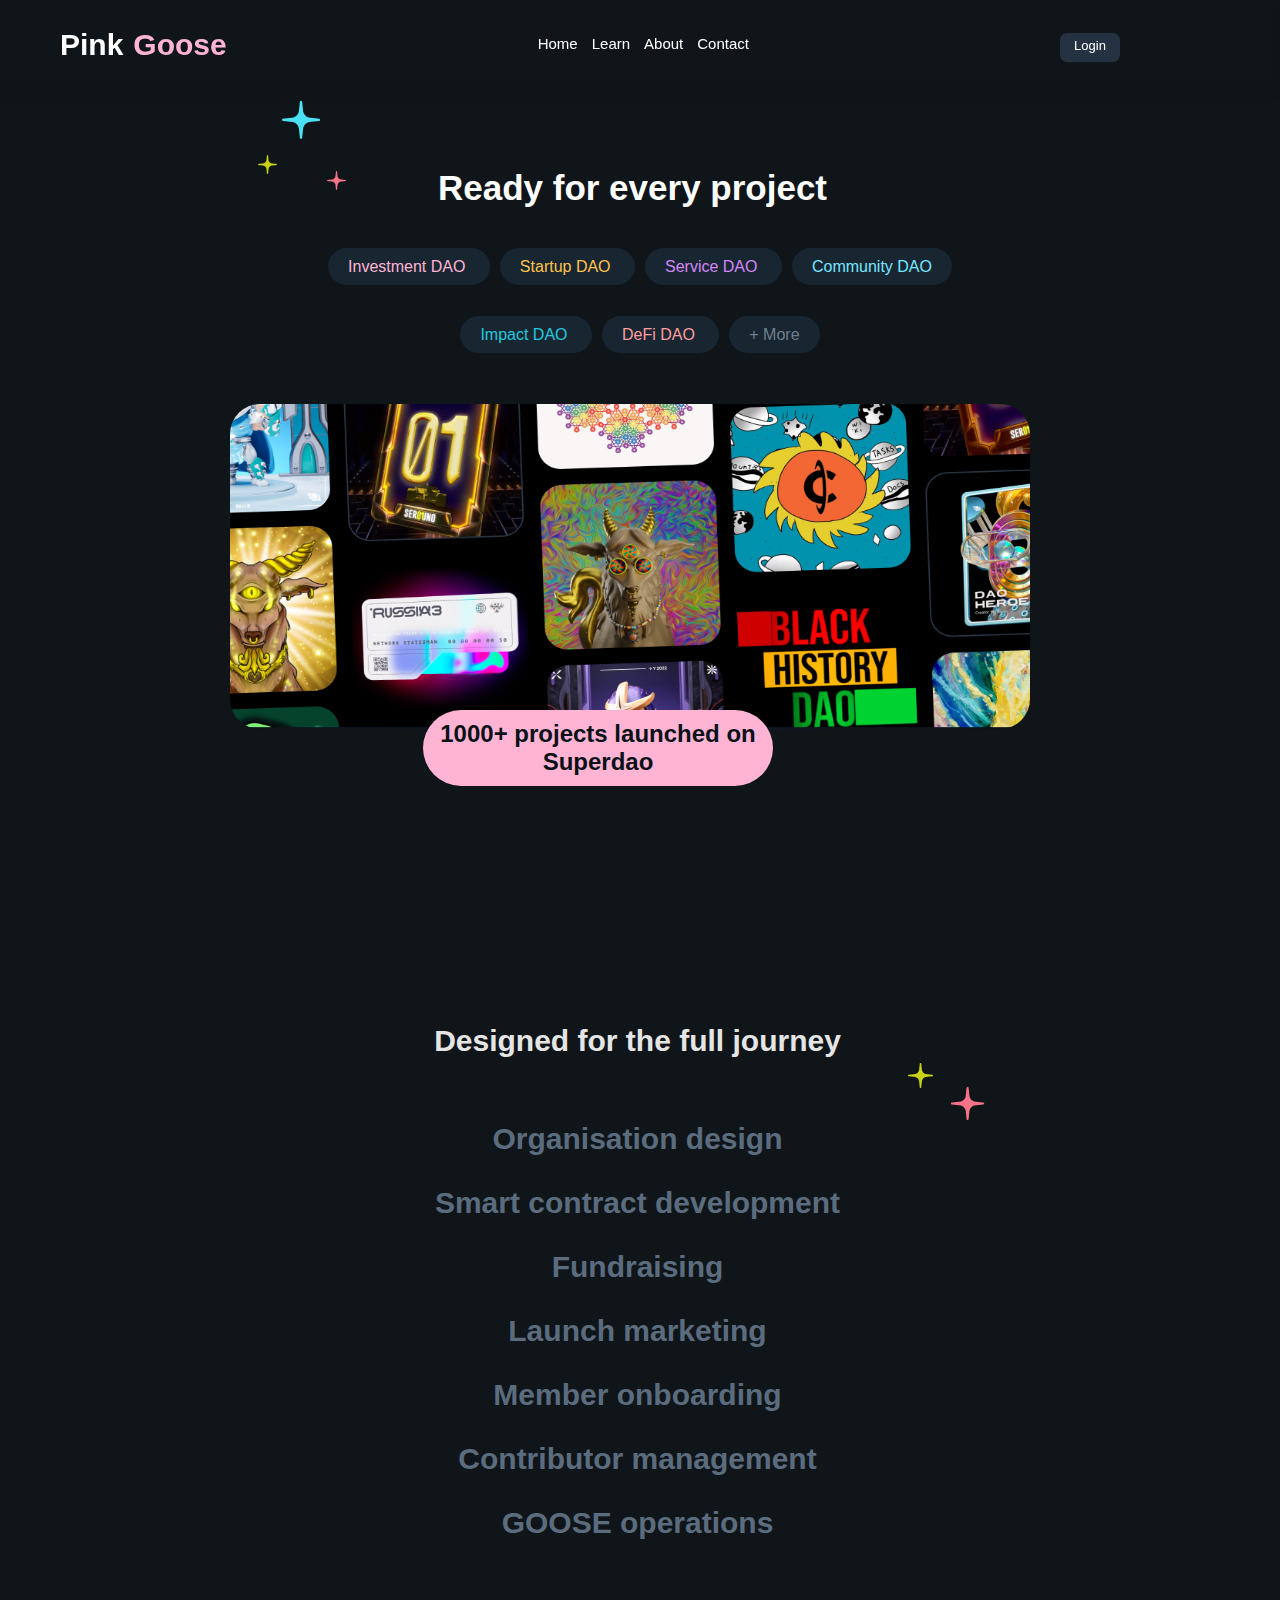
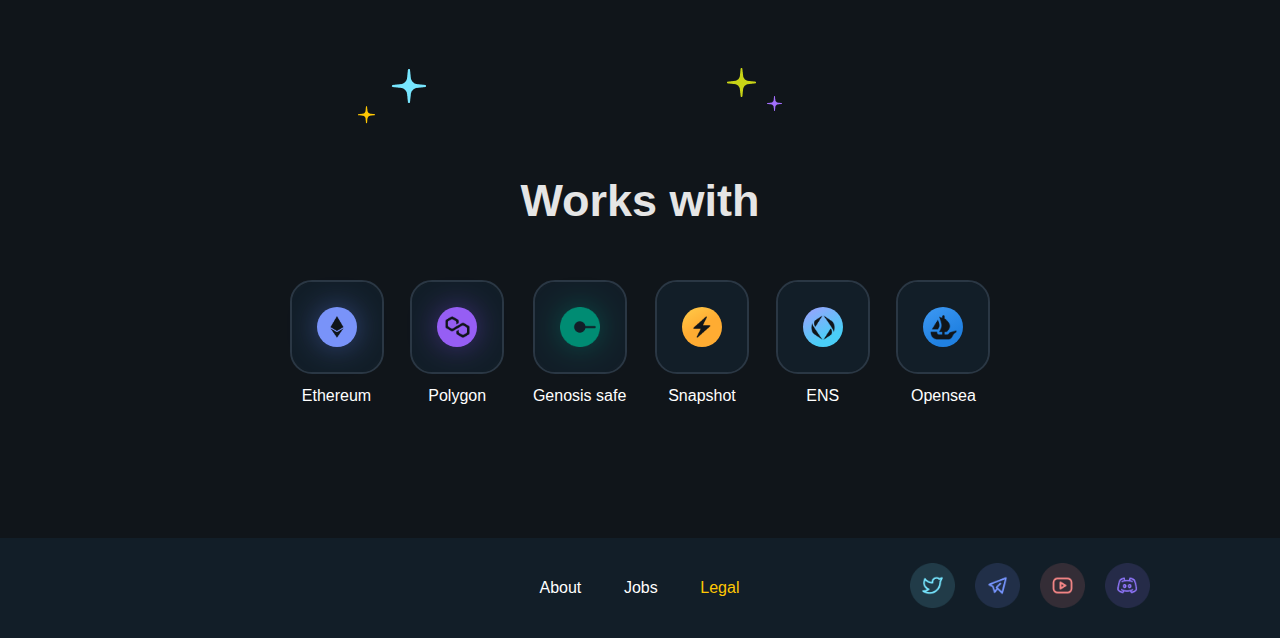
<file: PinkGoose/learn.html>
<!DOCTYPE html>
<html lang="en">

<head>
    <meta charset="UTF-8">
    <meta name="viewport" content="width=device-width, initial-scale=1.0">
    <title>PinkGoose</title>
    <link rel="stylesheet" href="css/main.css">
</head>

<body>


        <header class="header">

            <div class="title">
                <h1 class="pink">Pink</h1>
                <h1 class="goose">Goose</h1>
            </div>

            <nav class="links">
                <a  class="link" href="index.html" target="_self">Home</a>
                <a class="link" href="learn.html" target="_self">Learn</a>
                <a class="link" href="about.html" target="_self">About</a>
                <a class="link" href="contact.html" target="_self">Contact</a>
            </nav>

            <a href="https://rickroll.it/rickroll.mp4" target="_blank" class="login">Login</a>

        </header>



<div class="column-container">

<div class="placeholder-container">
<div class="placeholder-container">
<div class="verstopt"> door Richard</div>


<div class="placeholder-container">
<img class="star1" src="Fotos/Star1.png" alt="Star1">
<h1 class="ready-project">Ready for every project</h1>
</div>
</div>

<div class="container-tags">
    <div class="tags1">
        Investment DAO
    </div>
       
    <div class="tags2">
        Startup DAO
    </div>

    <div class="tags3">
        Service DAO
    </div>
    
    <div class="tags4">
        Community DAO
    </div> 
</div>

<div class="container-tags">
    <div class="tags5">
        Impact DAO
    </div>

    <div class="tags6">
        DeFi DAO
    </div>

    <div class="tags7">
        + More
    </div>

</div>

<div class="photo-column">
    <div class="image-container">
        <img class="image"  src="Fotos/PinkGoose.png" alt="NFT"></div>

    <h2 class="image-tag">
    1000+ projects launched on Superdao
    </h2>

</div>
</div>


<div class="placeholder-container">
<img class="star2" src="Fotos/Star2.png" alt="Star2">

    <h2 class="long-text">Designed for the full journey   
    <br><br>

        <p class="gray-text">Organisation design</p>
        
        <p class="gray-text">Smart contract development</p>

        <p class="gray-text">Fundraising </p>

        <p class="gray-text">Launch marketing </p>

        <p class="gray-text">Member onboarding</p>

        <p class="gray-text">Contributor management</p>

        <p class="gray-text">GOOSE operations</p>

    </h2> 



</div>




<br>
<div class="works-container">

<div class="star-container">
    <img class="star3" src="Fotos/Star3.png" alt="Star3">
    <img class="star4" src="Fotos/Star4.png" alt="star4">
</div>

    <div class="works">
        <h2>Works with</h2>
    </div>
<br>
    <div class="works-with-container">



        <div class="works-column">
                <div class="works-box">
                    <div class="works-circle ethereum-circle">
                        <img class="ethereum" src="Fotos/Ethereum (ETH).png" alt="ethereum">
                    </div>
                </div>
                <div class="works-name">
                    Ethereum
                </div>
        </div>

        <div class="works-column">
            <div class="works-box">
                <div class="works-circle polygon-circle">
                    <img class="polygon" src="Fotos/Polygon (MATIC).png" alt="polygon">
                </div>
            </div>
            <div class="works-name">
                Polygon
            </div>
    </div>

    <div class="works-column">
        <div class="works-box">
            <div class="works-circle gnosis-circle">
                <img class="gnosis" src="Fotos/Genosis.png" alt="genosis safe">
            </div>
        </div>
        <div class="works-name">
            Genosis safe
        </div>
    </div>

    <div class="works-column">
        <div class="works-box">
            <div class="works-circle snapshot-circle">
                <img class="snapshot" src="Fotos/Snapshot.png" alt="snapshot">
            </div>
        </div>
        <div class="works-name">
            Snapshot
        </div>
    </div>

    <div class="works-column">
        <div class="works-box">
            <div class="works-circle ens-circle">
                <img class="ens" src="Fotos/Ens.png" alt="ens">
            </div>
        </div>
        <div class="works-name">
            ENS
        </div>
    </div>

    <div class="works-column">
        <div class="works-box">
            <div class="works-circle  opensea-circle">
                <img class="opensea" src="Fotos/Opensea.png" alt="opensea">
            </div>
        </div>
        <div class="works-name">
            Opensea
        </div>
    </div>

    </div>
</div>

<footer class="footer-container">

    <div class="blankspace"></div>

    <div class="socials-container">
        <a href="about.html"  class="works-name">About</a>
        <a href="#"  class="works-name">Jobs</a>
        <a href="http://bettercallsaul.amc.com" target="_blank"  class="works-name  yellow-text">Legal</a>
    </div>



    <div class="socials-container wider">
            <a href="https://x.com/elonmusk/status/1608143077910233098" target="_blank"><img class="social-image" src="Fotos/twitter.png" alt="twitter"></a>
            <a href="https://www.foldnfly.com/#/1-1-1-1-1-1-1-1-2" target="_blank"><img class="social-image" src="Fotos/Paperplane.png" alt="paperplane"></a>
            <a href="https://rickroll.it/rickroll.mp4" target="_blank"><img class="social-image" src="Fotos/Youtube.png" alt="youtube"></a>
            <a href="https://discord.com/invite/skibidi-toilet-community-1125820700503052398" target="_blank"><img class="social-image" src="Fotos/Discord.png" alt="discord"></a>
    </div>
</footer>

</div>







</body>

</html>
</file>
<file: PinkGoose/css/main.css>
body{
    background-color:#10151A;} /* Hier is het achtergronds kleur*/



/*Ik gebruik CSS alleen voor classes en als ik iets moet animeren*/

img {
    width: fit-content;
    height: fit-content;
    background-color: transparent;} /*hier heb ik attributes gezet voor alles fotos*/


html{scroll-behavior:smooth;}   /*Ik heb het op smooth gezet want ik heb in mij website een pijltje gemaakt. als je erop klikt dan spring je naar beneden met een smooth transitie*/

.verstopt{
    color:#10151A;} /*ik heb mijn naam ergens verstop met dezelfde achtergrond kleur*/

.ready-project{
    color: white;
    font-size:35px;
    font-family:Tahoma, sans-serif; /*dit is een titel met een ander font size*/
    margin-left:-15px;
    text-align:center;}


.pink{
    color: white;
    font-size:30px;
    padding-top: 0px;}
.goose{                 /* deze twee classes is voor de titel ik heb geen image gebruikt want ik wou laten zien dat ik dingen kan maken met CSS zonder fotos*/
    color: #FFB4D3;
    font-size:30px;
    padding-left: 10px;
    padding-top:0px;}


.title{
    display: flex;
    flex-direction: row;
    font-size: 30px;
    font-family: Tahoma, sans-serif; /*Dit is de titel voor de Logo van de Header*/
    font-weight: bold;}

.link{
    color: white;
    padding: 7px;
    text-decoration:none;
    transition:0.5s;}
.link:hover{                 /*Dit is de class voor de links van de header*/
    color:#FFB4D3;
    font-size:18px;
    padding-top:0px;
    padding:10px;}

.links{
    display: flex;
    flex-direction: row;
    font-size: 15px;
    font-family: Tahoma, sans-serif; /*Dit is de container van de links van de header*/
    margin-top: 20px;}
    

.login{
    color: white;
    background: #243241;
    height: 24px;
    width: 60px;
    font-size: 13px;
    border-radius: 7px;
    text-align: center;
    padding-top: 5px;
    font-family: Tahoma, sans-serif;
    font-weight: lighter;
    margin-top: 25px;
    text-decoration: none;
    transition:0.5s;}

.login:hover{
    color:#FF9E9E;
    font-size:15px;}


.header{
    display: flex;
    flex-direction: row;
    justify-content: space-around;
    background-color: #10151A;
    box-shadow: 0px 10px 8px #10151A;   /*Dit is de container van alles in de header*/
    z-index:1;
    position: sticky;
    top:0;
    margin-left:-100px;}

    

.text{
    font-size: 40px;
    font-family: Tahoma, sans-serif;    /*dit is de titel van de eersde tekst* Ik kon een goeie naam bedenken*/
    color: white;
    margin-top: 100px;}
.text2{ 
    font-size: 17px;
    font-family: Tahoma, sans-serif;    /*dit is de tekst*/
    color: white;
    margin-top: 25px;}

.container-text{
    width:100%;
    text-align: center;     /*dit is de container van die text*/
    margin-left:0px;}

.get-started{
    background-color: #CEAAFF;
    color: #10151A;
    box-shadow: 0 10px 30px rgb(255, 184, 0, 0.208);    /*dit is de get started knop*/
    font-family: Tahoma, sans-serif;
    font-weight: bold;
    text-decoration:none;
    display:inline-block;
    padding: 15px;
    padding-left:40px;
    padding-right:40px;
    border-radius:12px;
    margin-top:100px;
    transition: 0.5s;}
.get-started:hover{
    padding:20px;
    padding-left:48px;
    padding-right:48px;
    box-shadow: 0 10px 35px rgb(255, 184, 0, 0.208);}

.pijlen{
    display: flex;
    flex-direction: row;
    rotate: 90deg;
    width: 50px;
    height: 50px;
    transform: rotateY(60deg);
    border-radius: 7px;
    padding-left: 25px;
    margin: auto;                   /*Dit is is de roze pijl ik kon fotos gebruiken maar ik wou mezelf uitdagen*/
    text-decoration:none;
    font-size: 40px;
    color:#F78787;}
.pijlen:hover{
    margin-top:10px;
    margin-bottom:-10px;}
.pijl{
    opacity:0.5;}


.photo-column{
    display: flex;
    flex-direction: column;
    text-align: center;
    justify-content: center;    /*dit is de container van de foto op de eerste pagina*/
    margin-top:-100px;
    margin-bottom:100px;}

.tags1{                                    /*hier komr de gedeelte van de tags ik heb zoveel van gemaakt omdat ik toen niet wist dat i een spatie in de class kon zetten*/
    background-color:#182632;
    color:#FFB4D3;
    border-radius:50px;
    width:auto;
    display:inline;
    font-family: Tahoma, sans-serif;
    padding:10px;
    padding-left:20px;
    padding-right:20px;
    margin: 5px;}
.tags2{
    background-color:#182632;
    color:#FFC24C;
    border-radius:50px;
    width:auto;
    display:inline;
    font-family: Tahoma, sans-serif;
    padding:10px;
    padding-left:20px;
    padding-right:20px;
    margin: 5px;}
.tags3{
    background-color:#182632;
    color:#D387F7;
    border-radius:50px;
    width:auto;
    display:inline;
    font-family: Tahoma, sans-serif;
    padding:10px;
    padding-left:20px;
    padding-right:20px;
    margin: 5px;}
.tags4{
    background-color:#182632;
    color:#77E6FF;
    border-radius:50px;
    width:auto;
    display:inline;
    font-family: Tahoma, sans-serif;
    padding:10px;
    padding-left:20px;
    padding-right:20px;
    margin: 5px;}
.tags5{
    background-color:#182632;
    color:#23C9DE;
    border-radius:50px;
    width:auto;
    display:inline;
    font-family: Tahoma, sans-serif;
    padding:10px;
    padding-left:20px;
    padding-right:20px;
    margin: 5px;}
.tags6{
    background-color:#182632;
    color:#FF9E9E;
    border-radius:50px;
    width:auto;
    display:inline;
    font-family: Tahoma, sans-serif;
    padding:10px;
    padding-left:20px;
    padding-right:20px;
    margin: 5px;}
.tags7{
    background-color:#182632;
    color:#707F8D;
    border-radius:50px;
    width:auto;
    display:inline;
    font-family: Tahoma, sans-serif;
    padding:10px;
    padding-left:20px;
    padding-right:20px;
    margin: 5px;}


.container-tags{
    width:auto;
    text-align: center;     /*dit is de container voor all die tags*/
    margin-top:50px;}


.image-container{
    margin-top:160px;
    margin-left:-20px;} /*dit is de positie van die code*/

.image{
    width:800px;        /* dit is de container van die image van de begin dit is gewoon de regels die de foto moest volgen*/
    height:325px;
    border-radius:30px;}

.image-tag{
    color:#0A1117;
    background-color:#FFB4D3;
    font-weight:bold;
    margin-top:-23px;
    margin-left:415px;
    width:330px;
    font-family: Tahoma, sans-serif;    /* dit is de tag van de foto*/
    border-radius:50px;
    padding-left:10px;
    padding-right:10px;
    padding:10px;}

.long-text{
    color:#E5E5E5;
    font-weight:bold;       /*dit is niet een long text ik kon geen goeie naam vinden ik heb dit class meerdere keer gebruikt zoals voor titels die kleiner zijn dan de Titel class*/
    font-size:30px;
    font-family: Tahoma, sans-serif;
    text-align: center;
    margin-left:-5px;
    margin-top:0px;}


.gray-text{
    color:#5A6C7E;      /*dit is de class voor teksten die grijs zijn*/
    transition:0.5s;}
.gray-text:hover{
    color:#FFB4D3;}


.works{
    color:#E5E5E5;
    font-weight:bold;
    font-size:30px;
    font-family: Tahoma, sans-serif;    /*ik verwacht niet dat iemand dit zal lezen ik heb al bewezen dat ik comments kan gebruiken*/
    text-align: center;
    margin-top:-50px;}

.works-container{
    display: flex;
    flex-direction: column;
    justify-content: space-around;
    height:250px;
    width:100%;}

.works-with-container{
    display: flex;
    margin: auto;
    justify-content: space-evenly;
    width:60%;
    height:200px;
    text-align:center;}

.works-box{
    display: flex;
    justify-content: center;
    align-items:center; 
    width:90px;
    height:90px;
    border-radius:20px;
    color:#121E28;
    outline:solid;
    outline-width:2px;
    outline-color:#2A3744;
    background-color:#121E28;}

.works-column{
    display:flex;
    flex-direction:column;
    align-items:center;
    gap:15px;}

.works-name{
    color:white;
    font-family:Tahoma, sans-serif;
    text-decoration:none;
    transition:0.5s;}

.works-name:hover{
    font-size:25px;}

.yellow-text{
    color:#FFC803;}

.works-circle{
    display: flex;
    justify-content:center;
    align-items:center;
    border-radius:50%;
    width:40px;
    height:40px;}

.polygon-circle{
    background-color:#965EF4;
    box-shadow: 0 0px 30px #8147e575;}

.ethereum-circle{
    background-color:#7993F9;
    box-shadow: 0 0px 30px #627dea75;}

.gnosis-circle{
    box-shadow: 0 0px 30px #008C7375;}

.snapshot-circle{
    background: rgb(255,204,74);
    box-shadow: rgba(255, 204, 74, 0.5);
    background: linear-gradient(150deg, rgba(255,204,74,1) 0%, rgba(255,172,50,1) 48%);}

.ens-circle{
    background: rgb(160,159,254);
    box-shadow: rgb(160,159,254, 0.5);
    background: linear-gradient(150deg, rgba(160,159,254,1) 0%, rgba(74,206,247,1) 72%);}

.opensea-circle{
    background: rgb(62,153,243);
    box-shadow: rgb(62,153,243, 0.5);
    background: linear-gradient(150deg, rgba(62,153,243,1) 0%, rgba(32,129,226,1) 72%);}

.ethereum{
    height:22px;
    width:14px;}

.polygon{
    height:22px;
    width:25px;}

.gnosis{
    height:40px;
    width:40px;}

.snapshot{
    height:22px;
    width:18px;}

.ens{
    height:25px;
    width:24px;}

.opensea{
    height:25px;
    width:27px;}

.help-container{
    display: flex;
    flex-direction: column;
    justify-content: space-around;
    height:250px;
    width:100%;}

.profile{
    display: flex;
    flex-direction: row;
    justify-content: center;
    gap:15px;
    width:100%;
    height:100px;}

.glow{
    position: absolute;
    z-index:-1;
    margin-left:200px;
    height:800px;
    width:800px;}

.info{
    justify-content:center;
    font-family:Tahoma, sans-serif;
    color: white;
    font-size:25px;
    font-weight: bold;}

.row{
    display: flex;
    flex-direction: row;
    justify-content: center;
    gap:15px;}

.profile-photo{
    width:90px;
    height:90px;}

.row-gray{    
    justify-content:center;
    text-align:center;
    font-family:Tahoma, sans-serif;
    color: #9AAFC3;
    font-size:25px;}

.email{
    background-color:#121E28;
    color:#3D4C5B;
    border-style:solid;
    border-color:#2A3744;
    border-width:1px;
    outline-color:#2A3744;
    outline-style:solid;
    outline-width:1px;
    border-radius:11px;
    width: 200px;
    height:25px;
    padding:10px;
    padding-left:20px;
    font-family:Tahoma, sans-serif;
    font-weight: bold;}

.goose-post{
    width:270px;
    height:25px;}

.your-message{
    width:270px;
    height:200px;
    resize:none;}

.submit{
    background-color:#CEAAFF;
    cursor: pointer;
    color:#10151A;
    outline-style: none;
    border-style: none;
    font-family:Tahoma, sans-serif;
    padding: 15px;
    padding-left:20px;
    padding-right:20px;
    border-radius:11px;
    font-weight: bold;
    transition:0.5s;}

.submit:hover{
    padding:20px;
    padding-left:23px;
    padding-right:23px;}

.position-end{
    align-self:flex-end;
    margin-top:100px;}

.email-container{
    background-color:#121E28;
    outline:solid;
    outline-color:#2A3744;
    width:650px;
    height:200px;
    padding-top:25px;
    padding-bottom:25px;
    border-radius:12px;
    display:flex;
    flex-direction:column;
    justify-content:space-around;}

.align-center{
    display:flex;
    flex-direction:row;
    justify-content:center;
    width:100%;}

.your-mail{
    align-self:center;}

::placeholder {
  color:#3D4C5B;
  opacity: 1;}

.press-container{
    width:650px;
    height:200px;
    padding-top:25px;
    padding-bottom:25px;
    align-self:center;
    display:flex;
    flex-direction:column;
    gap:30px;}

.press-text{
    justify-content:space-between;
    flex-direction:row;
    display: flex;}

.see-all{
    color:#8395A7;
    font-weight:bold;
    font-family:Tahoma, sans-serif;
    align-self:flex-end;
    text-decoration:none;
    transition:0.5s;}

.see-all:hover{
    font-size:18px;}


.container-companies{
    display:flex;
    flex-direction:row;
    justify-content:space-between;}


.decrypt-container{
    background-color:#77E6FF;
    color:#1D1D1B;
    width:29%;
    height:210px;
    border-radius:11px;
    display: flex;
    flex-direction: column;
    justify-content:space-around;
    padding:10px;}

.decrypt-logo{
    height:25px;
    width:75px;}

.black-bold-text{
    font-weight:bold;
    font-family:Tahoma, sans-serif;
    color:#10151A;
    text-align: start;
    font-size:12px;
    text-decoration:none;
    transition:0.5s;}

.black-bold-text:hover{
    font-size:13px;}

.black-light-text{
    font-family:Tahoma, sans-serif;
    color:#10151A;
    text-align: start;
    font-weight: lighter;
    font-size:10px;
    text-decoration:none;}

.block-works-logo{
    height:25px;
    width:175px;}

.block-works-container{
    background-color:#E2C1F9;
    color:#1D1D1B;
    width:29%;
    height:210px;
    border-radius:11px;
    display: flex;
    flex-direction: column;
    justify-content:space-around;
    padding:10px;}

.tech-crunch-logo{
    height:25px;
    width:175px;}

.tech-crunch-container{
    background-color:#DBE268;
    color:#1D1D1B;
    width:29%;
    height:210px;
    border-radius:11px;
    display: flex;
    flex-direction: column;
    justify-content:space-around;
    padding:10px;}

.white-bold-text{
    font-weight:bold;
    font-family:Tahoma, sans-serif;
    color:#ffff;
    text-align: start;
    font-size:12px;
    text-decoration:none;
    transition:0.5s;}

.white-bold-text:hover{
    font-size:13px;}

.white-light-text{
    font-family:Tahoma, sans-serif;
    color:#E2E2E2;
    text-align: start;
    font-weight: lighter;
    font-size:10px;}

.podcast-container{
    width:650px;
    height:200px;
    padding-top:25px;
    padding-bottom:25px;
    align-self:center;
    display:flex;
    flex-direction:column;
    gap:30px;}

.podcast-text{
    justify-content:space-between;
    flex-direction:row;
    display: flex;}

.placeholder-podcast-container{
    background-color:#121E28;
    outline:solid;
    outline-color:#2A3744;
    width:180px;
    height:180px;
    border-radius:11px;
    display: flex;
    flex-direction: column;
    justify-content:space-around;
    padding:10px;}

.photo-podcast{
    height:30px;
    width:30px;}

.contain-podcast{
    display:flex;
    flex-direction:row;
    justify-content:space-between;}

.large-gray{
    color:#5A6C7E;
    font-size:30px;
    text-align:center;
    font-family:Tahoma, sans-serif;
    font-weight:bold;}

.telegram-logo{
    background-color:#00000020;   
    height: 25px;
    width:25px;
    padding:10px;
    padding-left:8px;
    padding-top:8px;
    border-radius:12px;
    margin-left:10px;}

.telegram-container{
    background-color:#FFC803;
    height:50px;
    width:200px;
    border-radius:12px;
    display:flex;
    flex-direction:row;
    justify-content:start;
    gap:10px;
    padding-top:8px;
    padding-left:4px;
    padding-right:20px;
    transition:0.5s;}

.telegram-container:hover{

    height:55px;
    width:220px;}

.telegram-text{
    color:#4D3705;
    font-family:Tahoma, sans-serif;
    font-weight:bold;
    text-align:start;}

.light{
    font-weight:lighter;}

.telegram-text-container{
    display:flex;
    flex-direction: column;}

.goose-idea-container{
    display:flex;
    flex-direction:row;
    justify-content: center;
    gap:25px;}

.goose-idea{
    display:flex;
    flex-direction:column;
    justify-content:space-around;
    height:250px;}


.super-email-logo{
    background-color:#00000020;   
    height: 25px;
    width:25px;
    padding:10px;
    padding-left:8px;
    padding-top:8px;
    border-radius:12px;
    margin-left:10px;}

.super-email-container{
    background-color:#E2C1F9;
    height:50px;
    width:200px;
    border-radius:12px;
    display:flex;
    flex-direction:row;
    justify-content:start;
    gap:10px;
    padding-top:8px;
    padding-left:4px;
    padding-right:20px;
    transition: 0.5s;;}

.super-email-container:hover{
    height:55px;
    width:220px;}

.super-email-text{
    color:#40354B;
    font-family:Tahoma, sans-serif;
    font-weight:bold;
    text-align:start;
    font-size: 16px;}

.light{
    font-weight:lighter;
    font-size:12px;}

.super-email-text-container{
    display:flex;
    flex-direction: column;}

.socials-container{
    display:flex;
    flex-direction:row;
    justify-content:space-between;
    width:200px;
    margin-right:-100px;}

.wider{
    gap:20px;}

.social-image{
    height:45px;
    width:45px;
    transition:0.5s;}

.social-image:hover{
    height:55px;
    width:55px;}

.footer-container{
    margin-left:-10px;
    margin-right:-10px;
    margin-bottom:-10px;
    width:101.5%;
    height:100px;
    background-color:#121E28;
    display:flex;
    flex-direction:row;
    justify-content:space-evenly;
    align-items:center;}

.blank-space{
    width:200px;
    height:20px;}

.column-container{
    display:flex;
    flex-direction:column;
    justify-content:flex-start;
    gap:100px;}

.star1{
    margin-left:250px;
    margin-bottom:-50px;}

.star2{
    margin-left:900px;
    margin-top:-100px;
    margin-bottom:-100px;}

.star3{
    margin-left:350px;
    margin-bottom:50px;
    margin-top:-120px;}

.mirrored-star3{
    margin-top:50px;
    margin-bottom:-50px;
    margin-left:-100px;
    transform:scaleX(-1);}

.star4{
    margin-top:-120px;}

.star5{
    margin:auto;
    margin-top:150px;}

.star{
    height:25px;
    width:25px;
    margin-top:5px;}

.second-star2{
    margin-top:-20px;
    margin-bottom:-40px;
    margin-left:100px;}

.star-container{
    display:flex;
    flex-direction:row;
    justify-content:flex-start;
    gap:300px;}

.contact-arrow{
    text-align: end;
    font-weight: bold;
    color:#10151A;
    font-family:Tahoma, sans-serif;
    font-size:12px;
    text-decoration:none;
    transition:0.5s;
    padding-bottom:20px;}

.contact-arrow:hover{
    font-size:13px;}


.hero{
    background-color:#FFB4D3;
    width:200px;
    height:180px;
    display:flex;
    flex-direction:column;
    gap:10px;
    padding:10px;
    border-radius:12px;}

.our-hero-container{
    display:flex;
    flex-direction:row;
    justify-content:center;
    gap:30px;}

.our-herous{
    display:flex;
    flex-direction:column;
    justify-content:space-between;
    gap:25px;
    margin-top:100px;
    margin-bottom:50px;}

.hero-align{
    display:flex;
    flex-direction:row;
    justify-content:center;
    align-content:center;}

.send-a-goose-post{
    display:flex;
    flex-direction:column;
    background-color:#121E28;
    border-radius:12px;
    outline-style:solid;
    outline-width:2px;
    outline-color:#2A3744;
    align-self:center;
    width:40%;
    gap:20px;
    align-items:center;
    padding: 30px;
    padding-bottom:30px;}

.select{
    width:300px;
    height:40px;
    background-color:#121E28;
    color:#3D4C5B;
    border-style:solid;
    border-color:#2A3744;
    border-width:1px;
    outline-color:#2A3744;
    outline-style:solid;
    outline-width:1px;
    border-radius:6px;
    padding:10px;}
</file>
